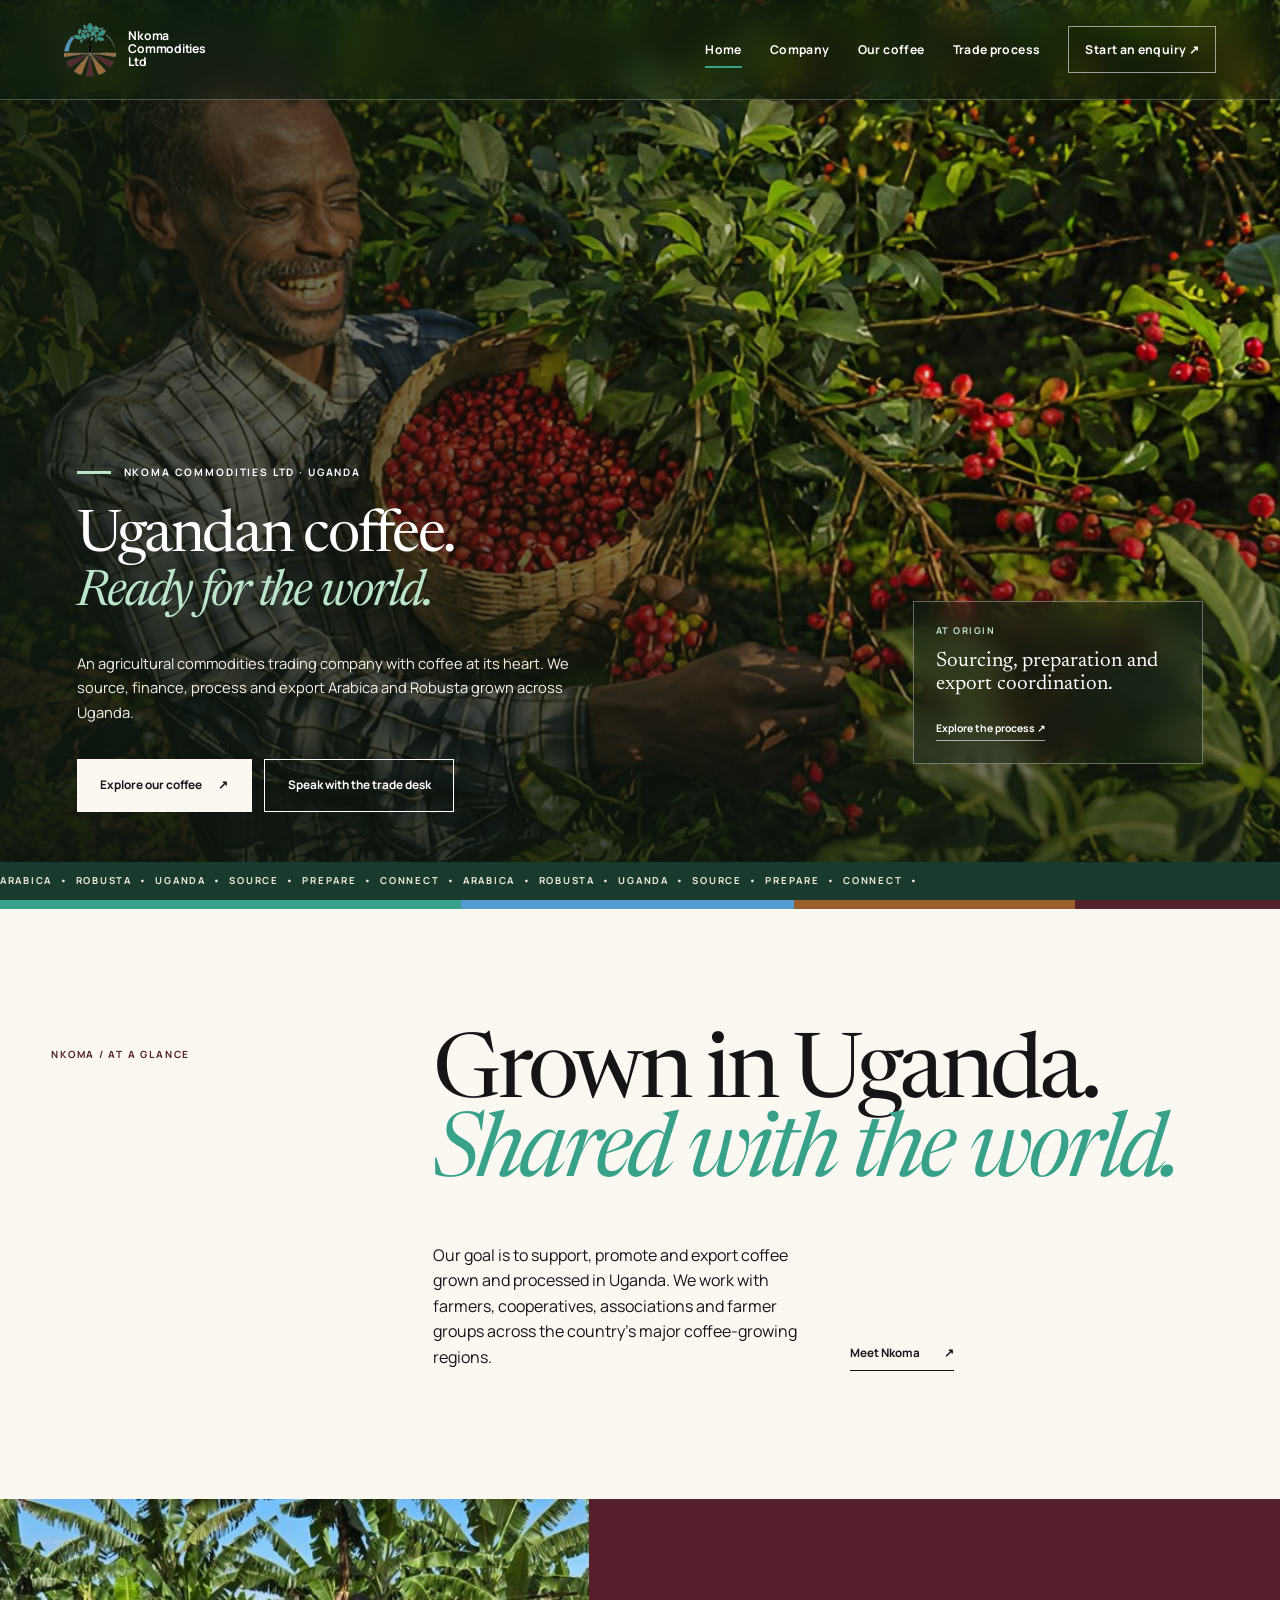
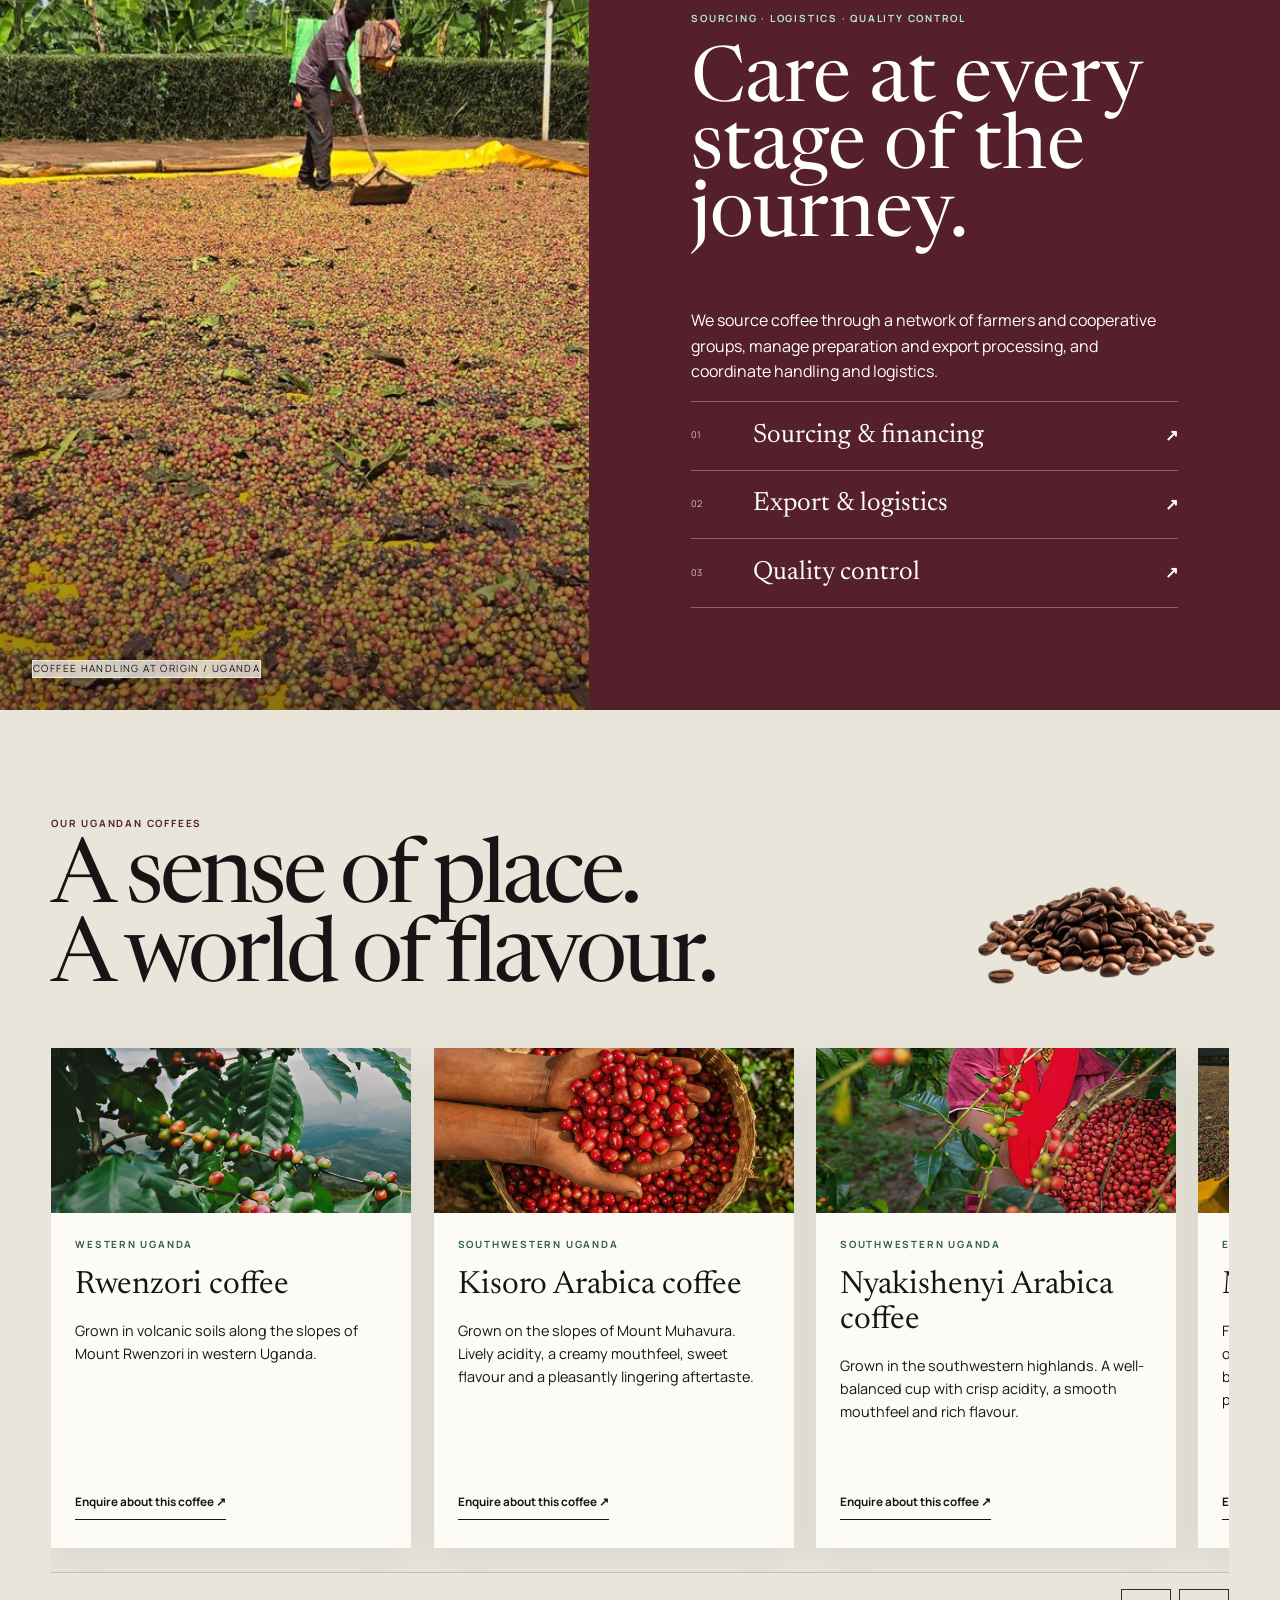
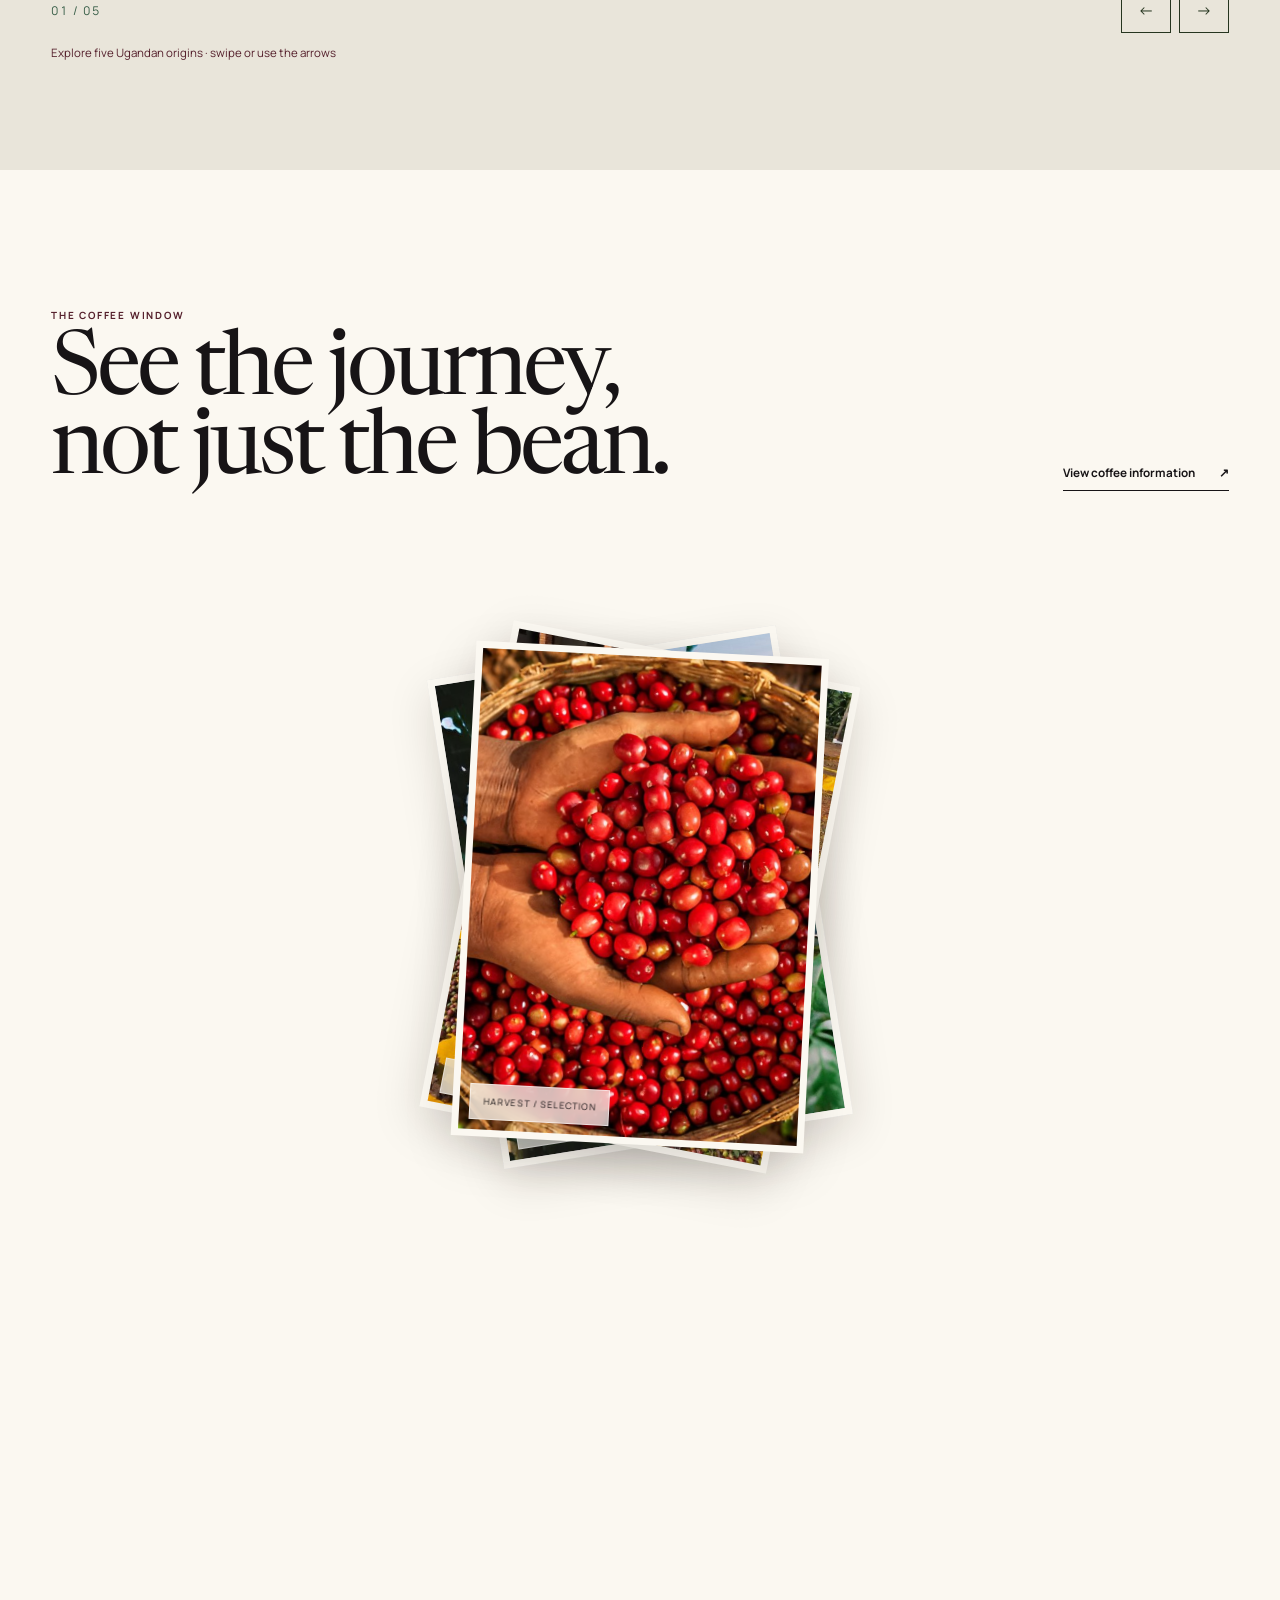
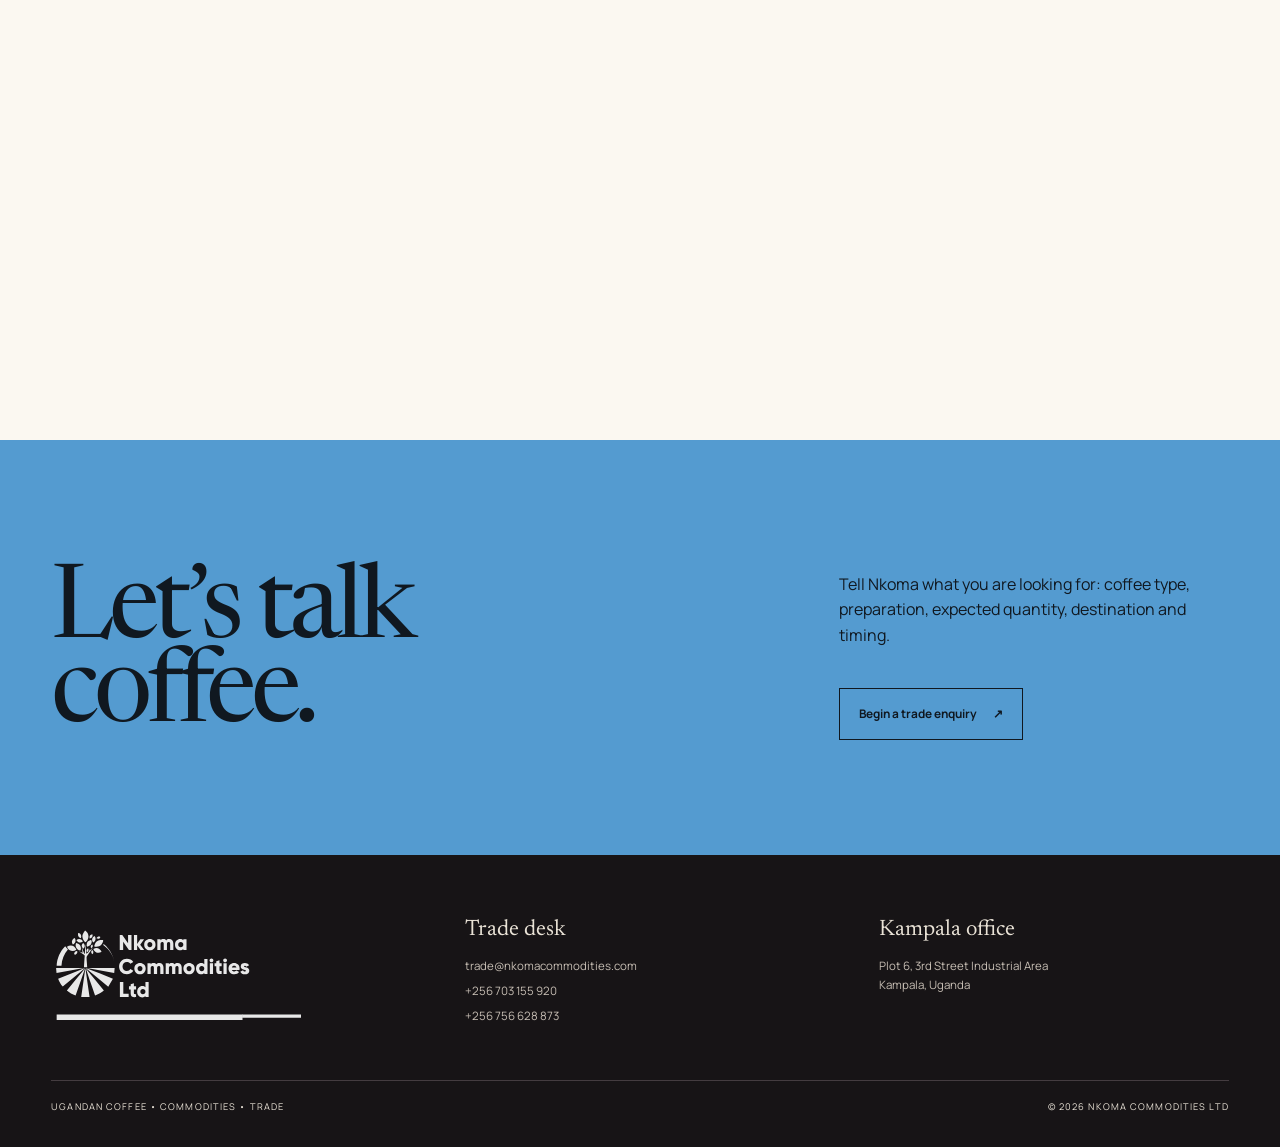
<file: index.html>
<!doctype html>

<html lang="en">
  <head>
    <meta charset="utf-8" />
    <meta content="width=device-width,initial-scale=1" name="viewport" />
    <meta
      content="Nkoma Commodities is a Kampala-based Ugandan commodities company supporting, promoting and exporting Ugandan coffee."
      name="description"
    />
    <meta content="#1c0f0d" name="theme-color" />
    <title>Nkoma Commodities | Ugandan Coffee, From Origin</title>
    <link href="images/nkoma-logo.svg" rel="icon" type="image/svg+xml" />
    <link href="css/nkoma-v3.css" rel="stylesheet" />
    <link href="css/cinematic.css" rel="stylesheet" />
  </head>
  <body class="cinematic-home">
    <header class="site-header">
      <a
        aria-label="Nkoma Commodities home"
        class="site-logo cinematic-logo"
        href="index.html"
        ><img alt="" src="images/Icon.png" /><strong
          >Nkoma<br />Commodities<br />Ltd</strong
        ></a
      >
      <button
        aria-controls="site-navigation"
        aria-expanded="false"
        class="menu-toggle"
        type="button"
      >
        Menu
      </button>
      <nav
        aria-label="Primary navigation"
        class="site-nav"
        id="site-navigation"
      >
        <a aria-current="page" href="index.html">Home</a
        ><a href="pages/about.html">Company</a
        ><a href="pages/coffee.html">Our coffee</a
        ><a href="pages/export.html">Trade process</a
        ><a class="nav-button" href="pages/contact.html">Start an enquiry ↗</a>
      </nav>
    </header>
    <main>
      <section class="home-hero">
        <div class="hero-grid">
          <div class="hero-copy reveal">
            <p class="kicker">Nkoma Commodities Ltd · Uganda</p>
            <h1>Ugandan coffee.<br /><em>Ready for the world.</em></h1>
            <p>
              An agricultural commodities trading company with coffee at its
              heart. We source, finance, process and export Arabica and Robusta
              grown across Uganda.
            </p>
            <div class="hero-actions">
              <a class="button button-light" href="pages/coffee.html"
                >Explore our coffee <span>↗</span></a
              ><a class="button button-line" href="pages/contact.html"
                >Speak with the trade desk</a
              >
            </div>
          </div>
          <div
            aria-label="Coffee farmer harvesting ripe coffee cherries"
            class="hero-visual"
          >
            <div class="hero-photo"></div>
            <div aria-hidden="true" class="coffee-photo-elements">
              <img
                alt=""
                class="coffee-cutout"
                src="images/steptodown.com586721-removebg-preview.png"
              /><img
                alt=""
                class="coffee-detail"
                src="images/steptodown.com904727.jpg"
              />
            </div>
            <div class="origin-stamp">
              <div><strong>Uganda</strong><span>GROWN AT ORIGIN</span></div>
            </div>
          </div>
          <aside class="hero-note">
            <span>At origin</span>
            <strong>Sourcing, preparation and export coordination.</strong>
            <a href="pages/export.html">Explore the process ↗</a>
          </aside>
        </div>
        <div aria-hidden="true" class="hero-rail">
          <div>
            ARABICA  •  ROBUSTA  •  UGANDA  •  SOURCE  •  PREPARE  •  CONNECT  •  ARABICA  •  ROBUSTA  •  UGANDA  •  SOURCE  •  PREPARE  •  CONNECT  •  
          </div>
        </div>
      </section>
      <div aria-hidden="true" class="brand-stripe">
        <i></i><i></i><i></i><i></i>
      </div>
      <section class="statement">
        <div class="wrap statement-grid reveal">
          <p class="section-tag">Nkoma / at a glance</p>
          <div>
            <h2>Grown in Uganda.<br /><em>Shared with the world.</em></h2>
            <div class="statement-copy">
              <p>
                Our goal is to support, promote and export coffee grown and
                processed in Uganda. We work with farmers, cooperatives,
                associations and farmer groups across the country’s major
                coffee-growing regions.
              </p>
              <a class="text-link" href="pages/about.html"
                >Meet Nkoma <span>↗</span></a
              >
            </div>
          </div>
        </div>
      </section>
      <section class="journey">
        <div class="journey-media">
          <img
            alt="Coffee drying at origin in Uganda"
            loading="lazy"
            src="images/WhatsApp-Image-2025-05-23-at-14.27.20_2b39f6a4.jpg"
          /><span class="journey-caption"
            >Coffee handling at origin / Uganda</span
          >
        </div>
        <div class="journey-copy reveal">
          <p class="section-tag" style="color: #b2e5d8">
            Sourcing · logistics · quality control
          </p>
          <h2>Care at every<br />stage of the journey.</h2>
          <p>
            We source coffee through a network of farmers and cooperative
            groups, manage preparation and export processing, and coordinate
            handling and logistics.
          </p>
          <div class="journey-list">
            <a href="pages/export.html#sourcing"
              ><span>01</span><strong>Sourcing &amp; financing</strong
              ><b>↗</b></a
            ><a href="pages/export.html#logistics"
              ><span>02</span><strong>Export &amp; logistics</strong><b>↗</b></a
            ><a href="pages/export.html#quality"
              ><span>03</span><strong>Quality control</strong><b>↗</b></a
            >
          </div>
        </div>
      </section>
      <section class="origin-section">
        <div class="wrap">
          <div class="coffee-head">
            <div>
              <p class="section-tag">Our Ugandan coffees</p>
              <h2 class="section-title">
                A sense of place.<br />A world of flavour.
              </h2>
            </div>
            <img
              alt="Roasted coffee beans"
              class="origin-beans"
              loading="lazy"
              src="images/steptodown.com586721-removebg-preview.png"
            />
          </div>
          <div
            aria-label="Coffee origins; scroll horizontally to explore"
            class="origin-track"
            tabindex="0"
          >
            <article class="origin-card">
              <span class="section-tag">Western Uganda</span>
              <h3>Rwenzori coffee</h3>
              <p>
                Grown in volcanic soils along the slopes of Mount Rwenzori in
                western Uganda.
              </p>
              <a
                class="text-link"
                href="pages/contact.html?coffee=Rwenzori%20coffee"
                >Enquire about this coffee ↗</a
              >
            </article>
            <article class="origin-card">
              <span class="section-tag">Southwestern Uganda</span>
              <h3>Kisoro Arabica coffee</h3>
              <p>
                Grown on the slopes of Mount Muhavura. Lively acidity, a creamy
                mouthfeel, sweet flavour and a pleasantly lingering aftertaste.
              </p>
              <a
                class="text-link"
                href="pages/contact.html?coffee=Kisoro%20Arabica%20coffee"
                >Enquire about this coffee ↗</a
              >
            </article>
            <article class="origin-card">
              <span class="section-tag">Southwestern Uganda</span>
              <h3>Nyakishenyi Arabica coffee</h3>
              <p>
                Grown in the southwestern highlands. A well-balanced cup with
                crisp acidity, a smooth mouthfeel and rich flavour.
              </p>
              <a
                class="text-link"
                href="pages/contact.html?coffee=Nyakishenyi%20Arabica%20coffee"
                >Enquire about this coffee ↗</a
              >
            </article>
            <article class="origin-card">
              <span class="section-tag">Eastern Uganda</span>
              <h3>Mount Elgon coffee</h3>
              <p>
                Fully washed Arabica grown in volcanic soils on the slopes of
                Mount Elgon. A round-bodied brew with complex flavour, lively
                acidity and a pleasant lingering finish.
              </p>
              <a
                class="text-link"
                href="pages/contact.html?coffee=Mount%20Elgon%20coffee"
                >Enquire about this coffee ↗</a
              >
            </article>
            <article class="origin-card">
              <span class="section-tag">Eastern Uganda</span>
              <h3>Bugisu Arabica coffee</h3>
              <p>
                Grown in the eastern highlands. A smooth body, sweet flavour,
                refined acidity and a pleasantly lingering aftertaste.
              </p>
              <a
                class="text-link"
                href="pages/contact.html?coffee=Bugisu%20Arabica%20coffee"
                >Enquire about this coffee ↗</a
              >
            </article>
          </div>
          <p class="origin-hint">Scroll to explore the five origins →</p>
        </div>
      </section>
      <section class="coffee-window">
        <div class="wrap">
          <div class="coffee-head reveal">
            <div>
              <p class="section-tag">The coffee window</p>
              <h2 class="section-title">
                See the journey,<br />not just the bean.
              </h2>
            </div>
            <a class="text-link" href="pages/coffee.html"
              >View coffee information <span>↗</span></a
            >
          </div>
          <div class="photo-ribbon">
            <figure class="" data-parallax="0.10">
              <img
                alt="Ripe coffee cherries on a coffee plant"
                loading="lazy"
                src="images/steptodown.com435624-1.jpg"
              />
              <figcaption>Cherry / origin</figcaption>
            </figure>
            <figure class="" data-parallax="-0.07">
              <img
                alt="Freshly harvested coffee cherries held over a basket"
                loading="lazy"
                src="images/steptodown.com578983.jpg"
              />
              <figcaption>Harvest / selection</figcaption>
            </figure>
            <figure class="" data-parallax="0.13">
              <img
                alt="Coffee drying on tarpaulins in Uganda"
                loading="lazy"
                src="images/WhatsApp-Image-2025-05-23-at-14.27.21_df2f2b79.jpg"
              />
              <figcaption>Preparation / drying</figcaption>
            </figure>
          </div>
        </div>
      </section>
      <section class="contact-band">
        <div class="wrap contact-band-grid reveal">
          <h2>Let’s talk<br />coffee.</h2>
          <div>
            <p>
              Tell Nkoma what you are looking for: coffee type, preparation,
              expected quantity, destination and timing.
            </p>
            <a class="button" href="pages/contact.html"
              >Begin a trade enquiry <span>↗</span></a
            >
          </div>
        </div>
      </section>
    </main>
    <footer class="site-footer">
      <div class="wrap">
        <div class="footer-grid">
          <div>
            <img
              alt="Nkoma Commodities Ltd"
              class="footer-logo"
              src="images/nkoma-logo.svg"
            />
          </div>
          <div>
            <h3>Trade desk</h3>
            <a href="mailto:trade@nkomacommodities.com"
              >trade@nkomacommodities.com</a
            ><a href="tel:+256703155920">+256 703 155 920</a
            ><a href="tel:+256756628873">+256 756 628 873</a>
          </div>
          <div>
            <h3>Kampala office</h3>
            <p>Plot 6, 3rd Street Industrial Area<br />Kampala, Uganda</p>
          </div>
        </div>
        <div class="footer-bottom">
          <span>Ugandan coffee • commodities • trade</span
          ><span>© 2026 Nkoma Commodities Ltd</span>
        </div>
      </div>
    </footer>
    <script src="js/nkoma-v3.js"></script>
  </body>
</html>
</file>
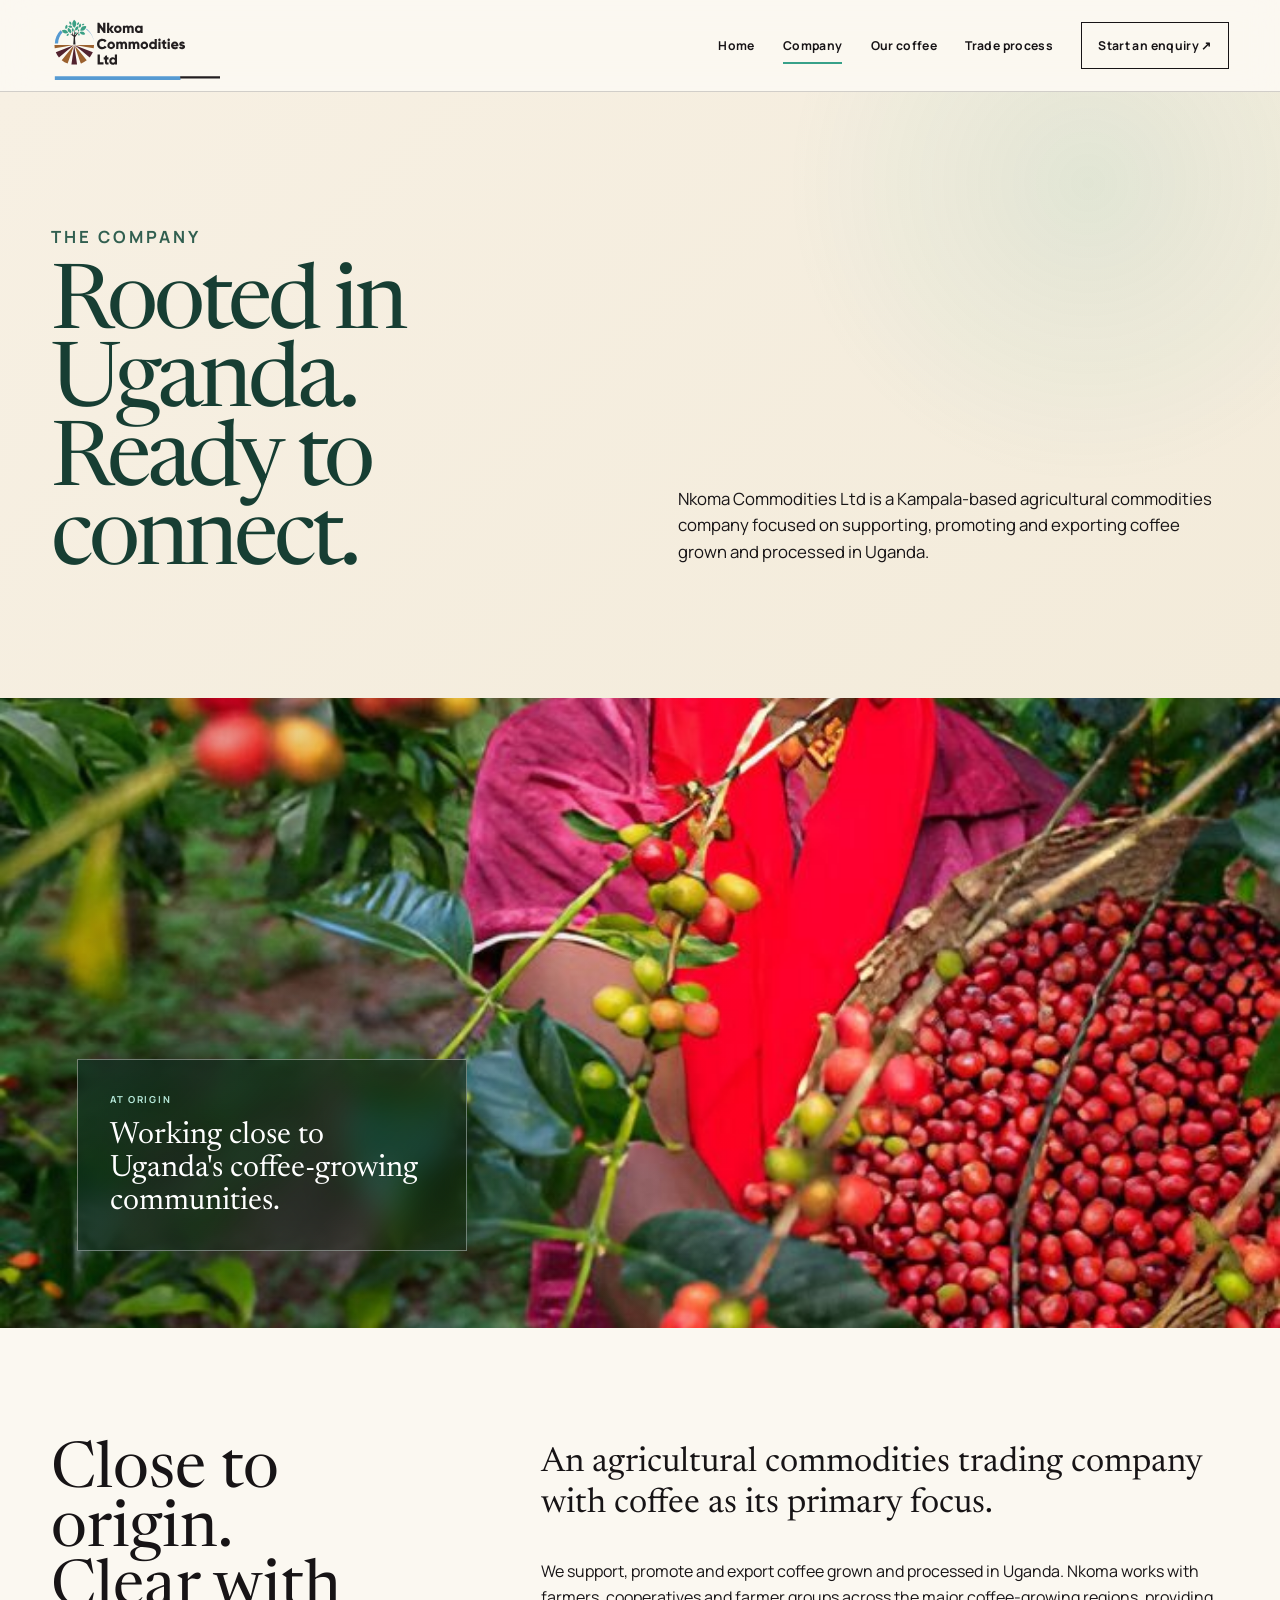
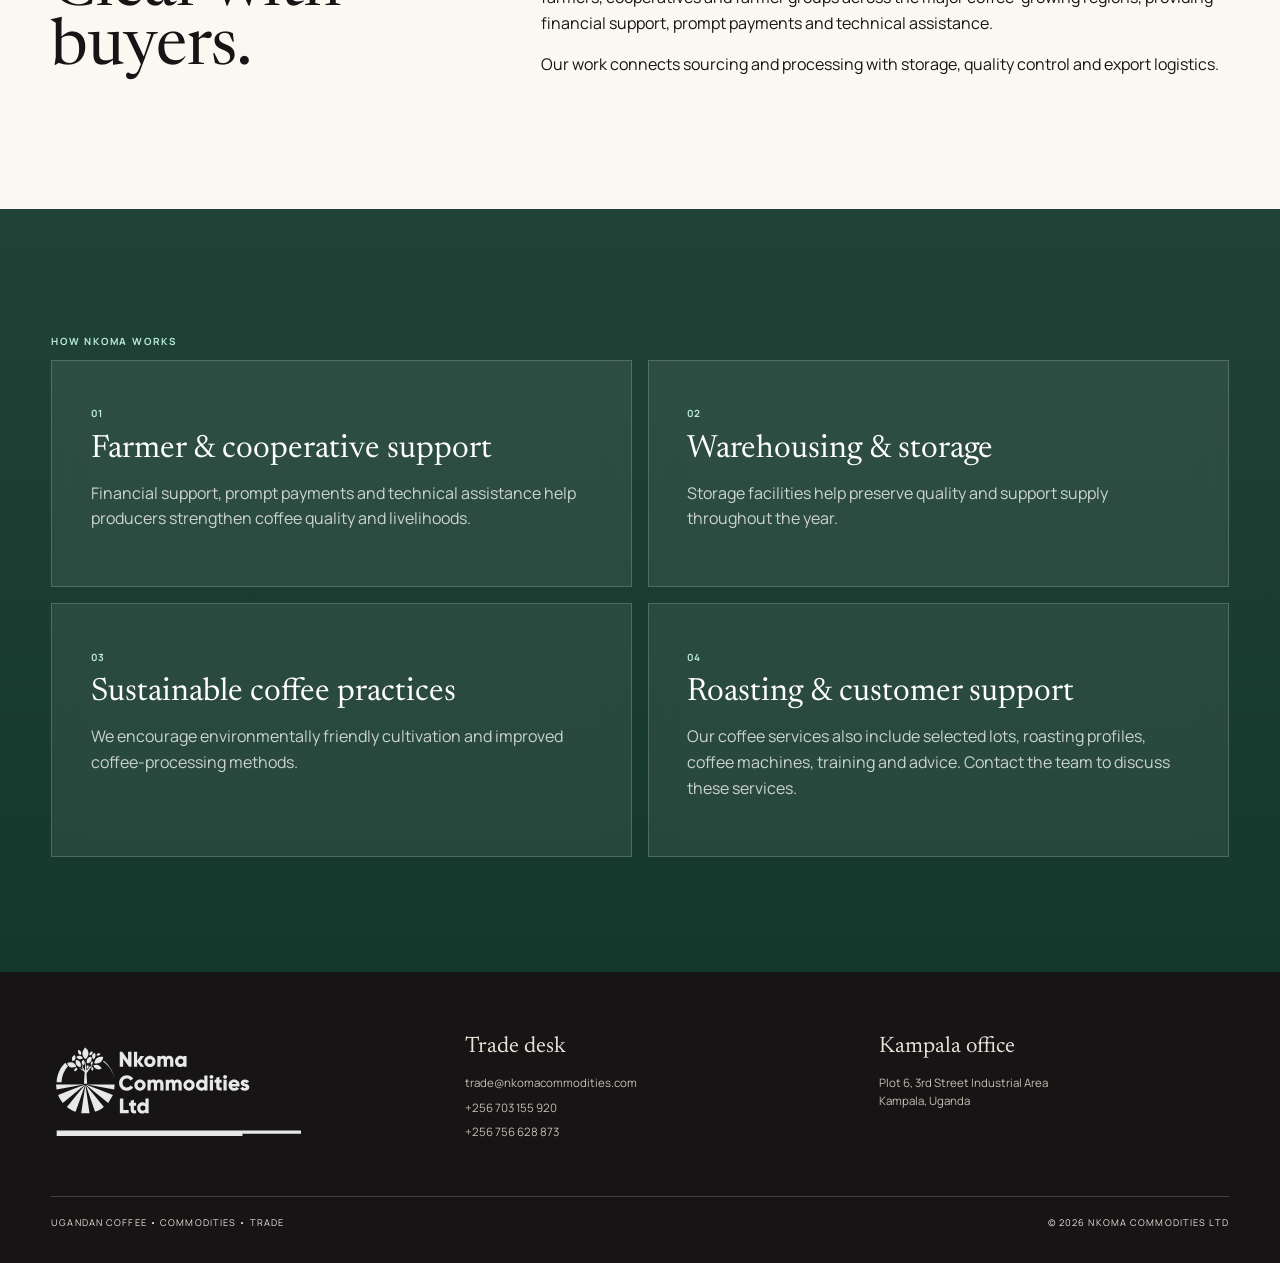
<file: pages/about.html>
<!doctype html>

<html lang="en">
  <head>
    <meta charset="utf-8" />
    <meta content="width=device-width,initial-scale=1" name="viewport" />
    <meta
      content="Learn about Nkoma Commodities Ltd, a Ugandan agricultural commodities company based in Kampala."
      name="description"
    />
    <title>Company | Nkoma Commodities</title>
    <link href="../images/nkoma-logo.svg" rel="icon" type="image/svg+xml" />
    <link href="../css/nkoma-v3.css" rel="stylesheet" />
  </head>
  <body class="inner-page about-page">
    <header class="site-header">
      <a
        aria-label="Nkoma Commodities home"
        class="site-logo"
        href="../index.html"
        ><img alt="Nkoma Commodities Ltd" src="../images/nkoma-logo.svg" /></a
      ><button
        aria-controls="site-navigation"
        aria-expanded="false"
        class="menu-toggle"
        type="button"
      >
        Menu
      </button>
      <nav class="site-nav" id="site-navigation">
        <a href="../index.html">Home</a
        ><a aria-current="page" href="about.html">Company</a
        ><a href="coffee.html">Our coffee</a
        ><a href="export.html">Trade process</a
        ><a class="nav-button" href="contact.html">Start an enquiry ↗</a>
      </nav>
    </header>
    <main>
      <section class="page-intro">
        <div class="wrap page-intro-grid reveal">
          <div>
            <p class="section-tag">The company</p>
            <h1>Rooted in Uganda.<br />Ready to connect.</h1>
          </div>
          <p>
            Nkoma Commodities Ltd is a Kampala-based agricultural commodities
            company focused on supporting, promoting and exporting coffee grown
            and processed in Uganda.
          </p>
        </div>
      </section>
      <div class="page-image">
        <img
          alt="Coffee producer holding ripe coffee cherries"
          loading="lazy"
          src="../images/steptodown.com285510-e1739700528642.jpg"
        />
        <div class="page-image-glass reveal">
          <span>At origin</span>
          <strong>Working close to Uganda's coffee-growing communities.</strong>
        </div>
      </div>
      <section class="content-section">
        <div class="wrap content-split reveal">
          <h2>Close to origin.<br />Clear with buyers.</h2>
          <div>
            <p class="lead">
              An agricultural commodities trading company with coffee as its
              primary focus.
            </p>
            <p>
              We support, promote and export coffee grown and processed in
              Uganda. Nkoma works with farmers, cooperatives and farmer groups
              across the major coffee-growing regions, providing financial
              support, prompt payments and technical assistance.
            </p>
            <p>
              Our work connects sourcing and processing with storage, quality
              control and export logistics.
            </p>
          </div>
        </div>
      </section>
      <section class="content-section values">
        <div class="wrap">
          <p class="section-tag" style="color: #77c8b4">How Nkoma works</p>
          <div class="value-grid">
            <article class="value">
              <b>01</b>
              <h3>Farmer &amp; cooperative support</h3>
              <p>
                Financial support, prompt payments and technical assistance help
                producers strengthen coffee quality and livelihoods.
              </p>
            </article>
            <article class="value">
              <b>02</b>
              <h3>Warehousing &amp; storage</h3>
              <p>
                Storage facilities help preserve quality and support supply
                throughout the year.
              </p>
            </article>
            <article class="value">
              <b>03</b>
              <h3>Sustainable coffee practices</h3>
              <p>
                We encourage environmentally friendly cultivation and improved
                coffee-processing methods.
              </p>
            </article>
            <article class="value">
              <b>04</b>
              <h3>Roasting &amp; customer support</h3>
              <p>
                Our coffee services also include selected lots, roasting
                profiles, coffee machines, training and advice. Contact the team
                to discuss these services.
              </p>
            </article>
          </div>
        </div>
      </section>
    </main>
    <footer class="site-footer">
      <div class="wrap">
        <div class="footer-grid">
          <div>
            <img
              alt="Nkoma Commodities Ltd"
              class="footer-logo"
              src="../images/nkoma-logo.svg"
            />
          </div>
          <div>
            <h3>Trade desk</h3>
            <a href="mailto:trade@nkomacommodities.com"
              >trade@nkomacommodities.com</a
            ><a href="tel:+256703155920">+256 703 155 920</a
            ><a href="tel:+256756628873">+256 756 628 873</a>
          </div>
          <div>
            <h3>Kampala office</h3>
            <p>Plot 6, 3rd Street Industrial Area<br />Kampala, Uganda</p>
          </div>
        </div>
        <div class="footer-bottom">
          <span>Ugandan coffee • commodities • trade</span
          ><span>© 2026 Nkoma Commodities Ltd</span>
        </div>
      </div>
    </footer>
    <script src="../js/nkoma-v3.js"></script>
  </body>
</html>
</file>
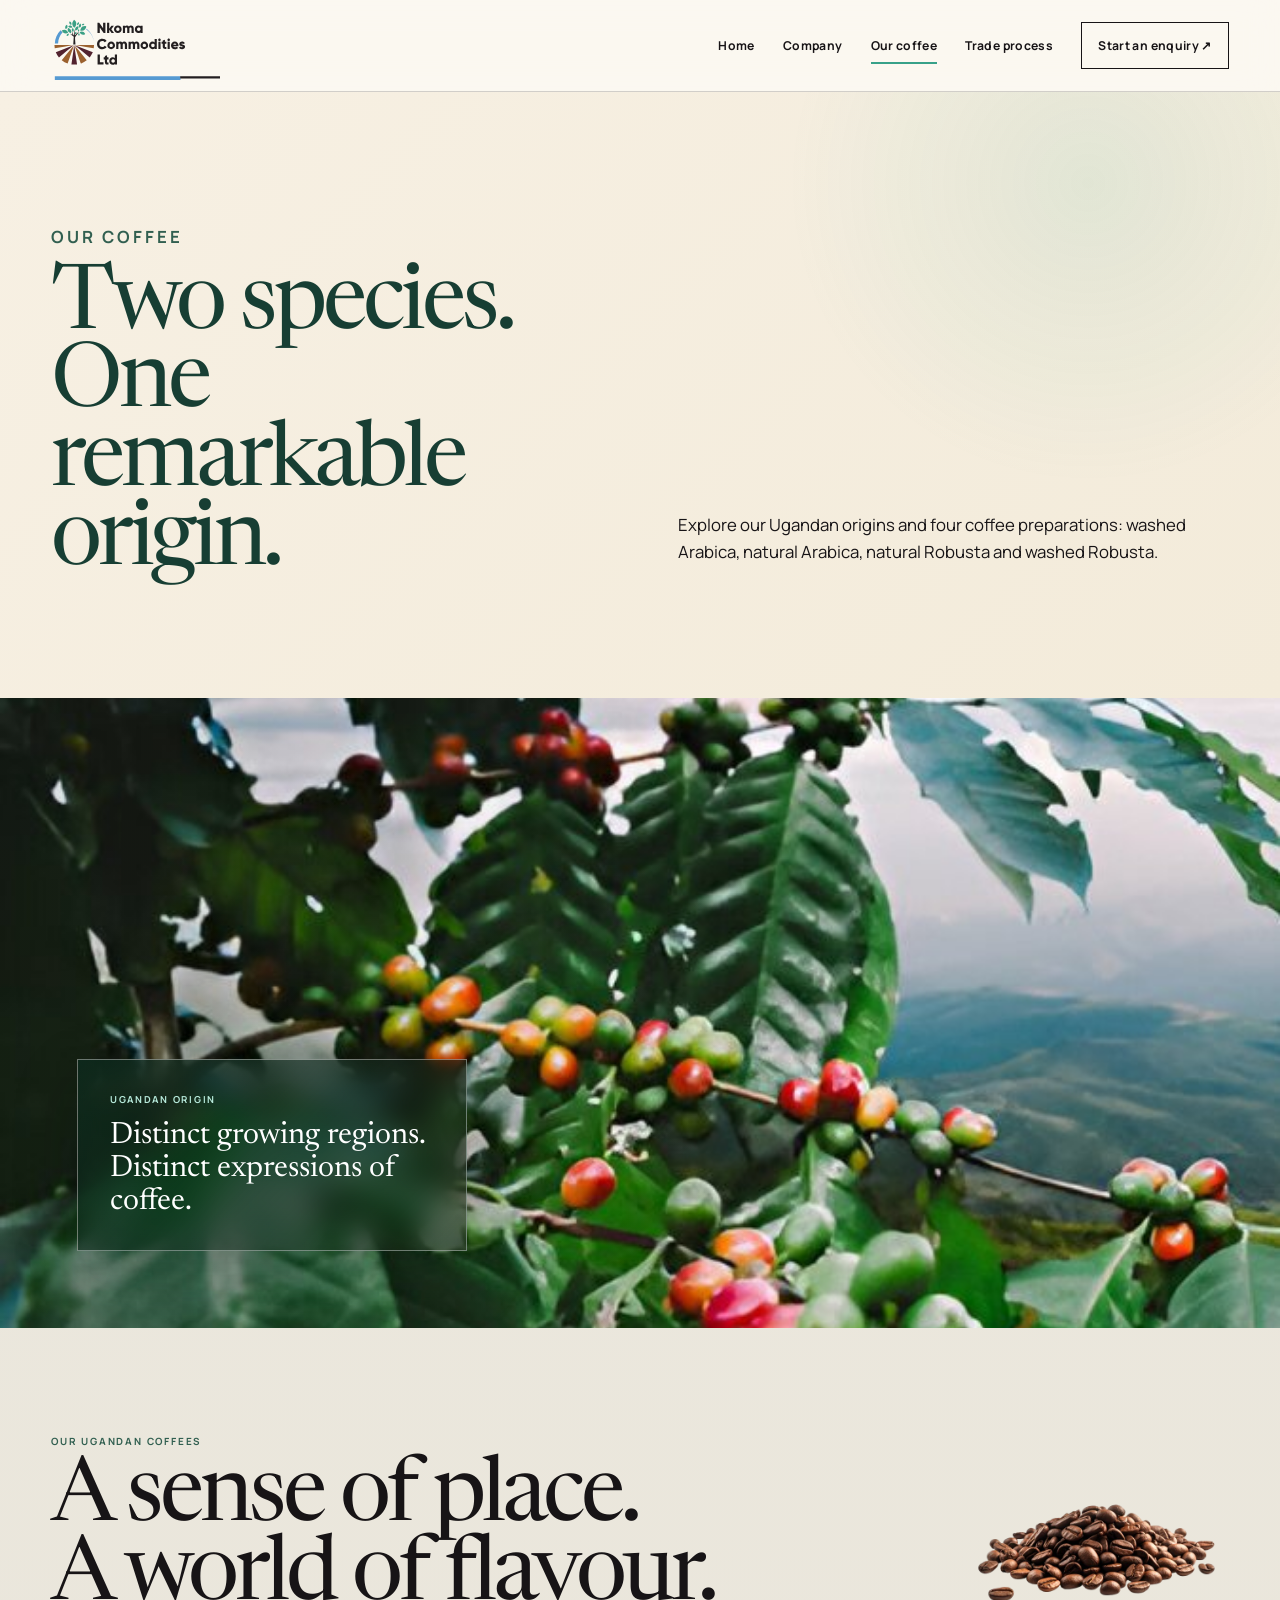
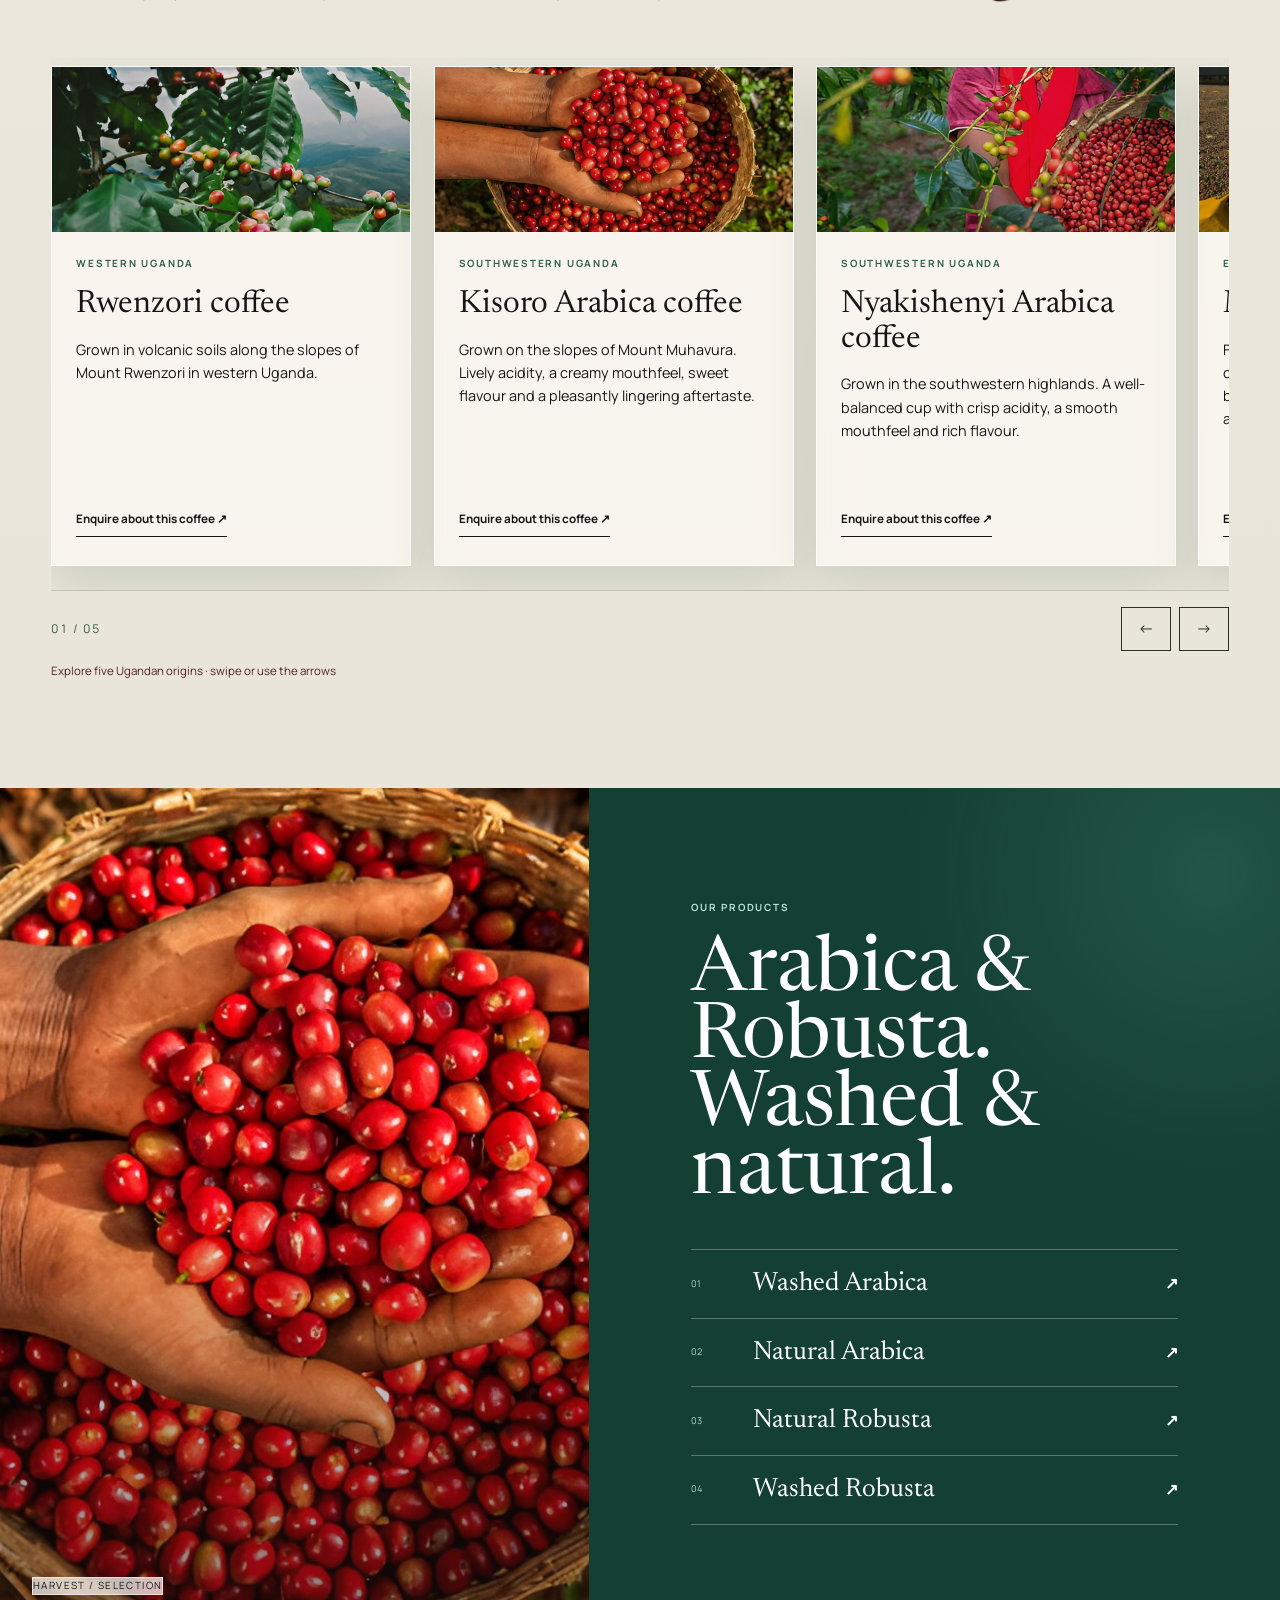
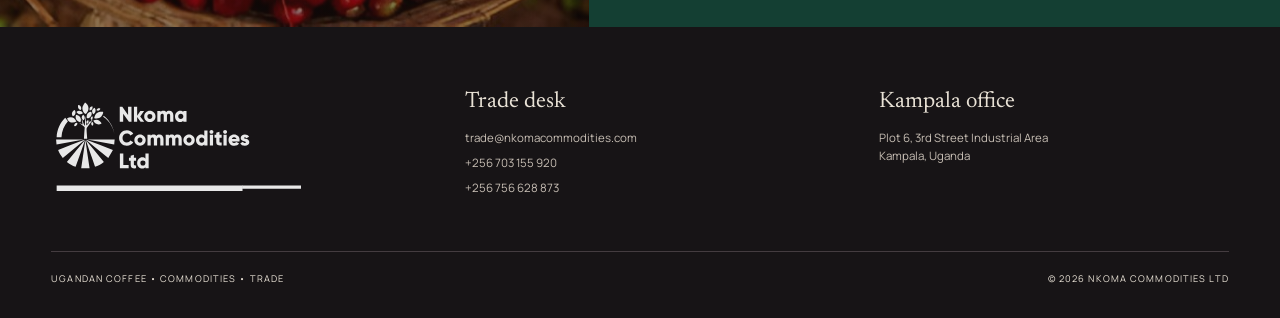
<file: pages/coffee.html>
<!doctype html>

<html lang="en">
  <head>
    <meta charset="utf-8" />
    <meta content="width=device-width,initial-scale=1" name="viewport" />
    <meta
      content="Explore the Ugandan Arabica and Robusta coffee conversation at Nkoma Commodities."
      name="description"
    />
    <title>Our Coffee | Nkoma Commodities</title>
    <link href="../images/nkoma-logo.svg" rel="icon" type="image/svg+xml" />
    <link href="../css/nkoma-v3.css" rel="stylesheet" />
  </head>
  <body class="inner-page coffee-page">
    <header class="site-header">
      <a class="site-logo" href="../index.html"
        ><img alt="Nkoma Commodities Ltd" src="../images/nkoma-logo.svg" /></a
      ><button
        aria-controls="site-navigation"
        aria-expanded="false"
        class="menu-toggle"
        type="button"
      >
        Menu
      </button>
      <nav class="site-nav" id="site-navigation">
        <a href="../index.html">Home</a><a href="about.html">Company</a
        ><a aria-current="page" href="coffee.html">Our coffee</a
        ><a href="export.html">Trade process</a
        ><a class="nav-button" href="contact.html">Start an enquiry ↗</a>
      </nav>
    </header>
    <main>
      <section class="page-intro">
        <div class="wrap page-intro-grid reveal">
          <div>
            <p class="section-tag">Our coffee</p>
            <h1>Two species.<br />One remarkable origin.</h1>
          </div>
          <p>
            Explore our Ugandan origins and four coffee preparations: washed
            Arabica, natural Arabica, natural Robusta and washed Robusta.
          </p>
        </div>
      </section>
      <div class="page-image">
        <img
          alt="Ripe coffee cherries growing in Uganda"
          loading="lazy"
          src="../images/steptodown.com435624-1.jpg"
        />
        <div class="page-image-glass reveal">
          <span>Ugandan origin</span>
          <strong
            >Distinct growing regions. Distinct expressions of coffee.</strong
          >
        </div>
      </div>
      <section class="origin-section">
        <div class="wrap">
          <div class="coffee-head">
            <div>
              <p class="section-tag">Our Ugandan coffees</p>
              <h2 class="section-title">
                A sense of place.<br />A world of flavour.
              </h2>
            </div>
            <img
              alt="Roasted coffee beans"
              class="origin-beans"
              loading="lazy"
              src="../images/steptodown.com586721-removebg-preview.png"
            />
          </div>
          <div
            aria-label="Coffee origins; scroll horizontally to explore"
            class="origin-track"
            tabindex="0"
          >
            <article class="origin-card">
              <span class="section-tag">Western Uganda</span>
              <h3>Rwenzori coffee</h3>
              <p>
                Grown in volcanic soils along the slopes of Mount Rwenzori in
                western Uganda.
              </p>
              <a class="text-link" href="contact.html?coffee=Rwenzori%20coffee"
                >Enquire about this coffee ↗</a
              >
            </article>
            <article class="origin-card">
              <span class="section-tag">Southwestern Uganda</span>
              <h3>Kisoro Arabica coffee</h3>
              <p>
                Grown on the slopes of Mount Muhavura. Lively acidity, a creamy
                mouthfeel, sweet flavour and a pleasantly lingering aftertaste.
              </p>
              <a
                class="text-link"
                href="contact.html?coffee=Kisoro%20Arabica%20coffee"
                >Enquire about this coffee ↗</a
              >
            </article>
            <article class="origin-card">
              <span class="section-tag">Southwestern Uganda</span>
              <h3>Nyakishenyi Arabica coffee</h3>
              <p>
                Grown in the southwestern highlands. A well-balanced cup with
                crisp acidity, a smooth mouthfeel and rich flavour.
              </p>
              <a
                class="text-link"
                href="contact.html?coffee=Nyakishenyi%20Arabica%20coffee"
                >Enquire about this coffee ↗</a
              >
            </article>
            <article class="origin-card">
              <span class="section-tag">Eastern Uganda</span>
              <h3>Mount Elgon coffee</h3>
              <p>
                Fully washed Arabica grown in volcanic soils on the slopes of
                Mount Elgon. A round-bodied brew with complex flavour, lively
                acidity and a pleasant lingering finish.
              </p>
              <a
                class="text-link"
                href="contact.html?coffee=Mount%20Elgon%20coffee"
                >Enquire about this coffee ↗</a
              >
            </article>
            <article class="origin-card">
              <span class="section-tag">Eastern Uganda</span>
              <h3>Bugisu Arabica coffee</h3>
              <p>
                Grown in the eastern highlands. A smooth body, sweet flavour,
                refined acidity and a pleasantly lingering aftertaste.
              </p>
              <a
                class="text-link"
                href="contact.html?coffee=Bugisu%20Arabica%20coffee"
                >Enquire about this coffee ↗</a
              >
            </article>
          </div>
          <p class="origin-hint">Scroll to explore the five origins →</p>
        </div>
      </section>
      <section class="journey">
        <div class="journey-media">
          <img
            alt="Fresh coffee cherries held after harvest"
            loading="lazy"
            src="../images/steptodown.com578983.jpg"
          /><span class="journey-caption">Harvest / selection</span>
        </div>
        <div class="journey-copy reveal">
          <p class="section-tag" style="color: #b2e5d8">Our products</p>
          <h2>Arabica &amp; Robusta.<br />Washed &amp; natural.</h2>
          <div class="journey-list">
            <a href="contact.html?coffee=Washed%20Arabica"
              ><span>01</span><strong>Washed Arabica</strong><b>↗</b></a
            ><a href="contact.html?coffee=Natural%20Arabica"
              ><span>02</span><strong>Natural Arabica</strong><b>↗</b></a
            ><a href="contact.html?coffee=Natural%20Robusta"
              ><span>03</span><strong>Natural Robusta</strong><b>↗</b></a
            ><a href="contact.html?coffee=Washed%20Robusta"
              ><span>04</span><strong>Washed Robusta</strong><b>↗</b></a
            >
          </div>
        </div>
      </section>
    </main>
    <footer class="site-footer">
      <div class="wrap">
        <div class="footer-grid">
          <div>
            <img
              alt="Nkoma Commodities Ltd"
              class="footer-logo"
              src="../images/nkoma-logo.svg"
            />
          </div>
          <div>
            <h3>Trade desk</h3>
            <a href="mailto:trade@nkomacommodities.com"
              >trade@nkomacommodities.com</a
            ><a href="tel:+256703155920">+256 703 155 920</a
            ><a href="tel:+256756628873">+256 756 628 873</a>
          </div>
          <div>
            <h3>Kampala office</h3>
            <p>Plot 6, 3rd Street Industrial Area<br />Kampala, Uganda</p>
          </div>
        </div>
        <div class="footer-bottom">
          <span>Ugandan coffee • commodities • trade</span
          ><span>© 2026 Nkoma Commodities Ltd</span>
        </div>
      </div>
    </footer>
    <script src="../js/nkoma-v3.js"></script>
  </body>
</html>
</file>
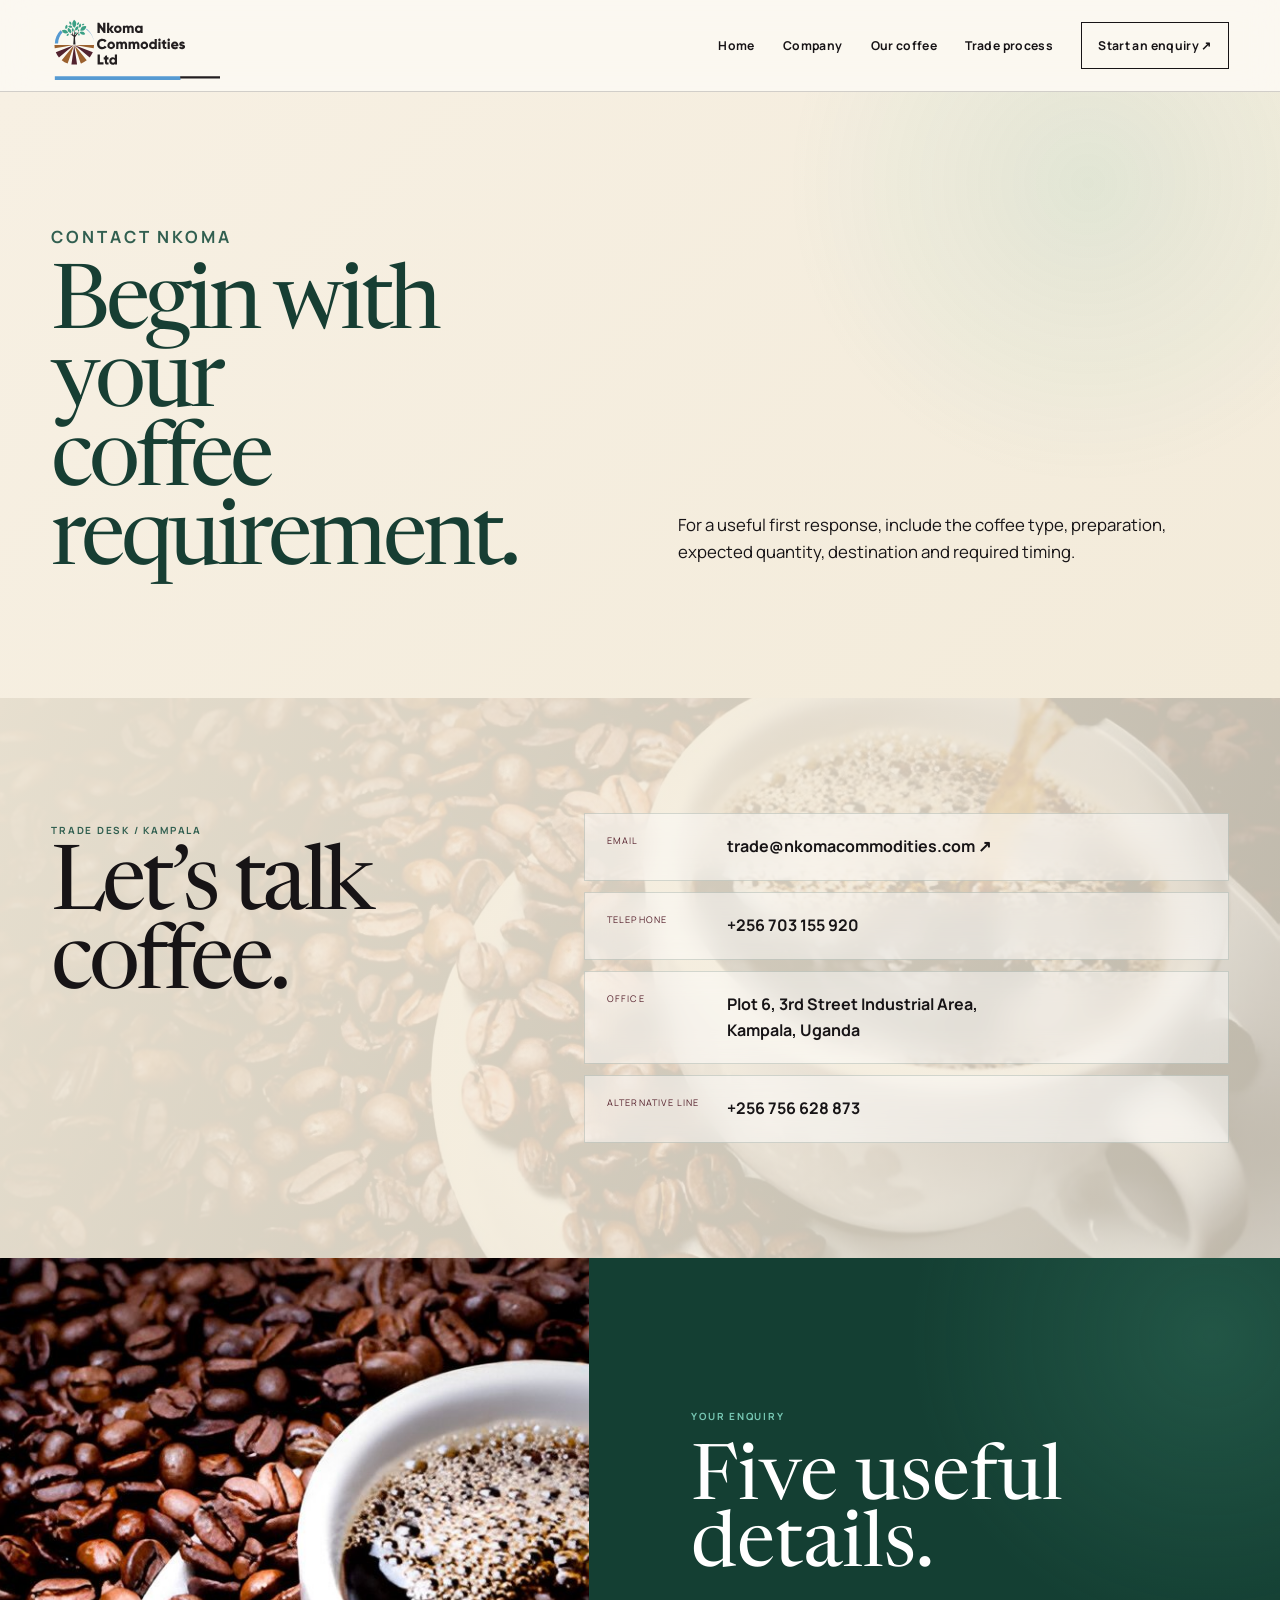
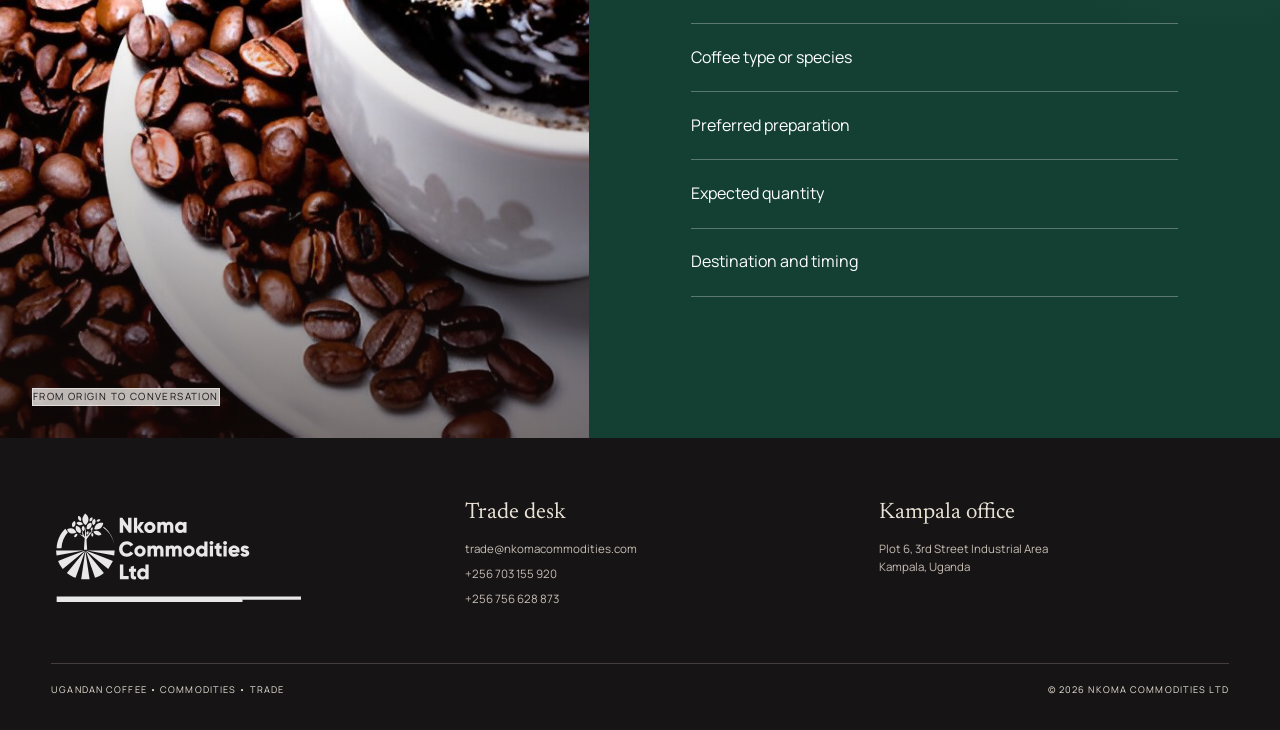
<file: pages/contact.html>
<!doctype html>

<html lang="en">
  <head>
    <meta charset="utf-8" />
    <meta content="width=device-width,initial-scale=1" name="viewport" />
    <meta
      content="Contact Nkoma Commodities Ltd in Kampala, Uganda about a coffee trade requirement."
      name="description"
    />
    <title>Contact | Nkoma Commodities</title>
    <link href="../images/nkoma-logo.svg" rel="icon" type="image/svg+xml" />
    <link href="../css/nkoma-v3.css" rel="stylesheet" />
  </head>
  <body class="inner-page contact-page">
    <header class="site-header">
      <a class="site-logo" href="../index.html"
        ><img alt="Nkoma Commodities Ltd" src="../images/nkoma-logo.svg" /></a
      ><button
        aria-controls="site-navigation"
        aria-expanded="false"
        class="menu-toggle"
        type="button"
      >
        Menu
      </button>
      <nav class="site-nav" id="site-navigation">
        <a href="../index.html">Home</a><a href="about.html">Company</a
        ><a href="coffee.html">Our coffee</a
        ><a href="export.html">Trade process</a
        ><a aria-current="page" class="nav-button" href="contact.html"
          >Start an enquiry ↗</a
        >
      </nav>
    </header>
    <main>
      <section class="page-intro">
        <div class="wrap page-intro-grid reveal">
          <div>
            <p class="section-tag">Contact Nkoma</p>
            <h1>Begin with your<br />coffee requirement.</h1>
          </div>
          <p>
            For a useful first response, include the coffee type, preparation,
            expected quantity, destination and required timing.
          </p>
        </div>
      </section>
      <section class="content-section">
        <div class="wrap contact-layout reveal">
          <div>
            <p class="section-tag">Trade desk / Kampala</p>
            <h2 class="section-title">Let’s talk<br />coffee.</h2>
          </div>
          <div class="contact-list">
            <a
              href="mailto:trade@nkomacommodities.com?subject=Coffee%20trade%20enquiry"
              ><small>Email</small
              ><strong>trade@nkomacommodities.com ↗</strong></a
            ><a href="tel:+256703155920"
              ><small>Telephone</small><strong>+256 703 155 920</strong></a
            >
            <div>
              <small>Office</small
              ><strong
                >Plot 6, 3rd Street Industrial Area,<br />Kampala,
                Uganda</strong
              >
            </div>
            <a href="tel:+256756628873"
              ><small>Alternative line</small
              ><strong>+256 756 628 873</strong></a
            >
          </div>
        </div>
      </section>
      <section class="journey">
        <div class="journey-media">
          <img
            alt="A cup of coffee beside roasted coffee beans"
            loading="lazy"
            src="../images/steptodown.com918472.jpg"
          /><span class="journey-caption">From origin to conversation</span>
        </div>
        <div class="journey-copy reveal">
          <p class="section-tag" style="color: #77c8b4">Your enquiry</p>
          <h2>Five useful<br />details.</h2>
          <div class="journey-list">
            <div
              style="
                padding: 1.3rem 0;
                border-bottom: 1px solid rgba(255, 255, 255, 0.3);
              "
            >
              Coffee type or species
            </div>
            <div
              style="
                padding: 1.3rem 0;
                border-bottom: 1px solid rgba(255, 255, 255, 0.3);
              "
            >
              Preferred preparation
            </div>
            <div
              style="
                padding: 1.3rem 0;
                border-bottom: 1px solid rgba(255, 255, 255, 0.3);
              "
            >
              Expected quantity
            </div>
            <div
              style="
                padding: 1.3rem 0;
                border-bottom: 1px solid rgba(255, 255, 255, 0.3);
              "
            >
              Destination and timing
            </div>
          </div>
        </div>
      </section>
    </main>
    <footer class="site-footer">
      <div class="wrap">
        <div class="footer-grid">
          <div>
            <img
              alt="Nkoma Commodities Ltd"
              class="footer-logo"
              src="../images/nkoma-logo.svg"
            />
          </div>
          <div>
            <h3>Trade desk</h3>
            <a href="mailto:trade@nkomacommodities.com"
              >trade@nkomacommodities.com</a
            ><a href="tel:+256703155920">+256 703 155 920</a
            ><a href="tel:+256756628873">+256 756 628 873</a>
          </div>
          <div>
            <h3>Kampala office</h3>
            <p>Plot 6, 3rd Street Industrial Area<br />Kampala, Uganda</p>
          </div>
        </div>
        <div class="footer-bottom">
          <span>Ugandan coffee • commodities • trade</span
          ><span>© 2026 Nkoma Commodities Ltd</span>
        </div>
      </div>
    </footer>
    <script src="../js/nkoma-v3.js"></script>
  </body>
</html>
</file>
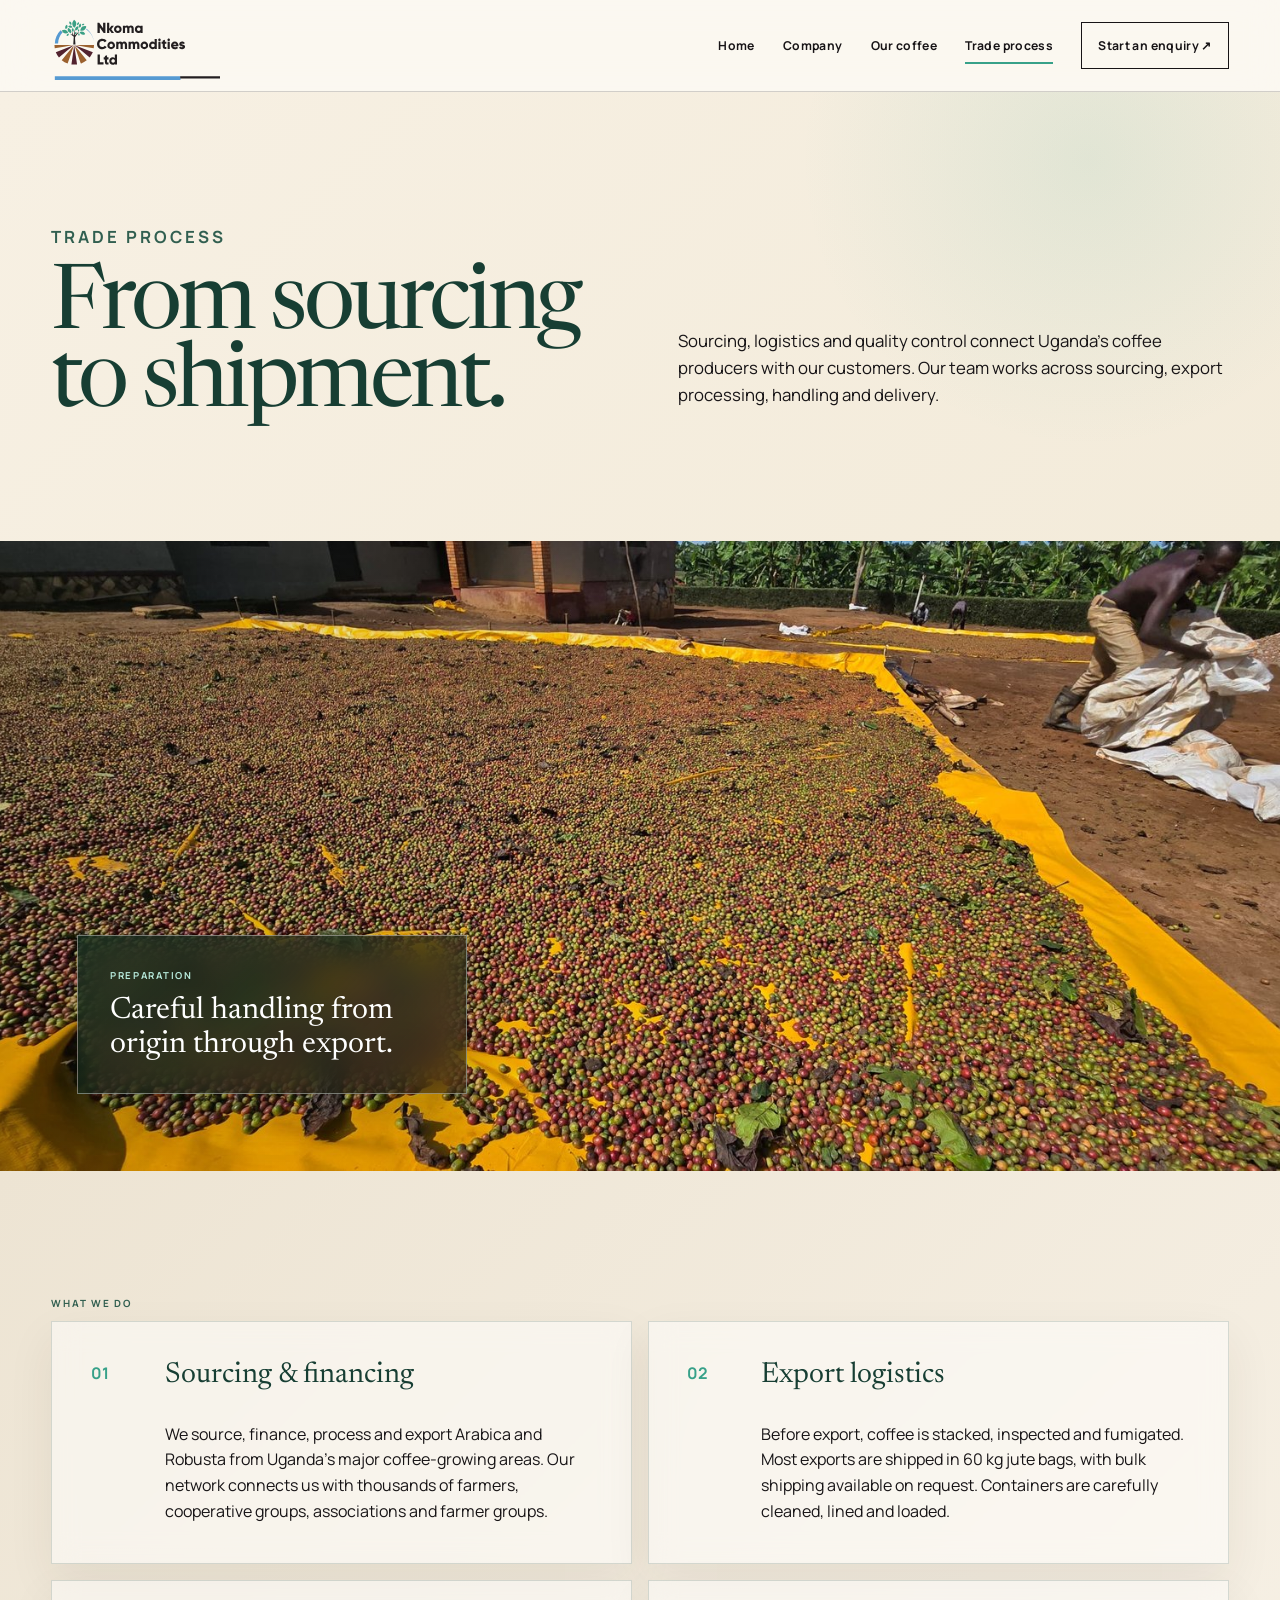
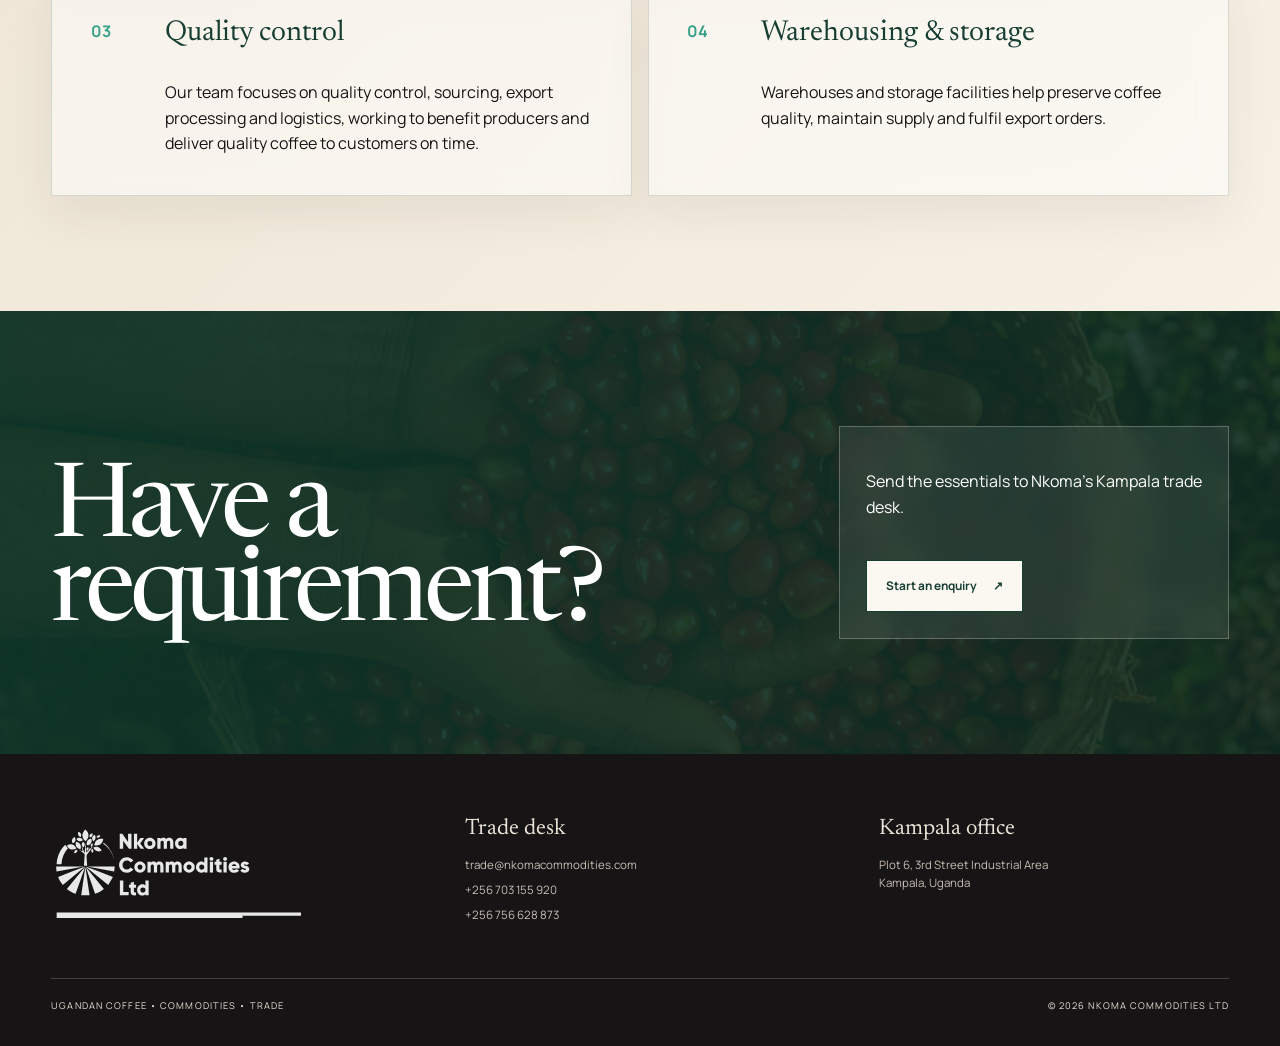
<file: pages/export.html>
<!doctype html>

<html lang="en">
  <head>
    <meta charset="utf-8" />
    <meta content="width=device-width,initial-scale=1" name="viewport" />
    <meta
      content="Understand how a coffee trade enquiry begins with Nkoma Commodities in Kampala, Uganda."
      name="description"
    />
    <title>Trade Process | Nkoma Commodities</title>
    <link href="../images/nkoma-logo.svg" rel="icon" type="image/svg+xml" />
    <link href="../css/nkoma-v3.css" rel="stylesheet" />
  </head>
  <body class="inner-page process-page">
    <header class="site-header">
      <a class="site-logo" href="../index.html"
        ><img alt="Nkoma Commodities Ltd" src="../images/nkoma-logo.svg" /></a
      ><button
        aria-controls="site-navigation"
        aria-expanded="false"
        class="menu-toggle"
        type="button"
      >
        Menu
      </button>
      <nav class="site-nav" id="site-navigation">
        <a href="../index.html">Home</a><a href="about.html">Company</a
        ><a href="coffee.html">Our coffee</a
        ><a aria-current="page" href="export.html">Trade process</a
        ><a class="nav-button" href="contact.html">Start an enquiry ↗</a>
      </nav>
    </header>
    <main>
      <section class="page-intro">
        <div class="wrap page-intro-grid reveal">
          <div>
            <p class="section-tag">Trade process</p>
            <h1>From sourcing<br />to shipment.</h1>
          </div>
          <p>
            Sourcing, logistics and quality control connect Uganda’s coffee
            producers with our customers. Our team works across sourcing, export
            processing, handling and delivery.
          </p>
        </div>
      </section>
      <div class="page-image">
        <img
          alt="Coffee drying during preparation in Uganda"
          loading="lazy"
          src="../images/WhatsApp-Image-2025-05-23-at-14.27.21_df2f2b79.jpg"
        />
        <div class="page-image-glass reveal">
          <span>Preparation</span>
          <strong>Careful handling from origin through export.</strong>
        </div>
      </div>
      <section class="content-section">
        <div class="wrap">
          <p class="section-tag">What we do</p>
          <div class="service-list">
            <article class="service" id="sourcing">
              <span>01</span>
              <h3>Sourcing &amp; financing</h3>
              <p>
                We source, finance, process and export Arabica and Robusta from
                Uganda’s major coffee-growing areas. Our network connects us
                with thousands of farmers, cooperative groups, associations and
                farmer groups.
              </p>
            </article>
            <article class="service" id="logistics">
              <span>02</span>
              <h3>Export logistics</h3>
              <p>
                Before export, coffee is stacked, inspected and fumigated. Most
                exports are shipped in 60 kg jute bags, with bulk shipping
                available on request. Containers are carefully cleaned, lined
                and loaded.
              </p>
            </article>
            <article class="service" id="quality">
              <span>03</span>
              <h3>Quality control</h3>
              <p>
                Our team focuses on quality control, sourcing, export processing
                and logistics, working to benefit producers and deliver quality
                coffee to customers on time.
              </p>
            </article>
            <article class="service">
              <span>04</span>
              <h3>Warehousing &amp; storage</h3>
              <p>
                Warehouses and storage facilities help preserve coffee quality,
                maintain supply and fulfil export orders.
              </p>
            </article>
          </div>
        </div>
      </section>
      <section class="contact-band">
        <div class="wrap contact-band-grid reveal">
          <h2>Have a<br />requirement?</h2>
          <div>
            <p>Send the essentials to Nkoma’s Kampala trade desk.</p>
            <a class="button" href="contact.html"
              >Start an enquiry <span>↗</span></a
            >
          </div>
        </div>
      </section>
    </main>
    <footer class="site-footer">
      <div class="wrap">
        <div class="footer-grid">
          <div>
            <img
              alt="Nkoma Commodities Ltd"
              class="footer-logo"
              src="../images/nkoma-logo.svg"
            />
          </div>
          <div>
            <h3>Trade desk</h3>
            <a href="mailto:trade@nkomacommodities.com"
              >trade@nkomacommodities.com</a
            ><a href="tel:+256703155920">+256 703 155 920</a
            ><a href="tel:+256756628873">+256 756 628 873</a>
          </div>
          <div>
            <h3>Kampala office</h3>
            <p>Plot 6, 3rd Street Industrial Area<br />Kampala, Uganda</p>
          </div>
        </div>
        <div class="footer-bottom">
          <span>Ugandan coffee • commodities • trade</span
          ><span>© 2026 Nkoma Commodities Ltd</span>
        </div>
      </div>
    </footer>
    <script src="../js/nkoma-v3.js"></script>
  </body>
</html>
</file>
<file: css/nkoma-v3.css>
@import url("https://fonts.googleapis.com/css2?family=DM+Sans:wght@400;500;600&family=Manrope:wght@400;500;600;700&family=Newsreader:ital,opsz,wght@0,6..72,400;1,6..72,400&display=swap");

:root {
  --ink: #171416;
  --espresso: #1c0f0d;
  --wine: #55202c;
  --blue: #549bd0;
  --green: #37a189;
  --soil: #9a5e2d;
  --cream: #f3ebda;
  --paper: #fbf8f1;
  --line: rgba(23, 20, 22, 0.18);
  --sans: "Manrope", Arial, sans-serif;
  --serif: "Newsreader", Georgia, serif;
}

* {
  box-sizing: border-box;
}
html {
  scroll-behavior: smooth;
}
body {
  margin: 0;
  color: var(--ink);
  background: var(--paper);
  font-family: var(--sans);
  line-height: 1.6;
}
body.menu-open {
  overflow: hidden;
}
img {
  display: block;
  width: 100%;
}
a {
  color: inherit;
}
button,
input,
textarea {
  font: inherit;
}
.wrap {
  width: min(1340px, calc(100% - clamp(2rem, 8vw, 8rem)));
  margin: auto;
}

.site-header {
  height: 92px;
  padding: 0 clamp(1rem, 4vw, 4rem);
  display: flex;
  align-items: center;
  justify-content: space-between;
  position: relative;
  z-index: 50;
  background: var(--paper);
  border-bottom: 1px solid var(--line);
}
.site-logo {
  display: block;
  width: 242px;
  height: 68px;
  text-decoration: none;
}
.site-logo img {
  width: 100%;
  height: 100%;
  object-fit: contain;
  object-position: left center;
}
.site-nav {
  display: flex;
  align-items: center;
  gap: clamp(1rem, 2.2vw, 2.3rem);
}
.site-nav a {
  text-decoration: none;
  font-size: 0.76rem;
  font-weight: 700;
  letter-spacing: 0.03em;
}
.site-nav a:not(.nav-button) {
  position: relative;
}
.site-nav a:not(.nav-button)::after {
  content: "";
  position: absolute;
  left: 0;
  right: 100%;
  bottom: -0.55rem;
  height: 2px;
  background: var(--green);
  transition: right 0.25s;
}
.site-nav a:hover::after,
.site-nav a[aria-current="page"]::after {
  right: 0;
}
.nav-button {
  border: 1px solid var(--ink);
  padding: 0.82rem 1rem;
  transition:
    background 0.25s,
    color 0.25s;
}
.nav-button:hover {
  background: var(--ink);
  color: white;
}
.menu-toggle {
  display: none;
  background: transparent;
  border: 1px solid var(--ink);
  min-width: 70px;
  padding: 0.7rem;
}

.home-hero {
  min-height: calc(100vh - 92px);
  background: var(--espresso);
  color: white;
  overflow: hidden;
  position: relative;
}
.hero-grid {
  min-height: calc(100vh - 92px);
  display: grid;
  grid-template-columns: 52% 48%;
}
.hero-copy {
  padding: clamp(4rem, 8vw, 8.5rem) 5vw clamp(4rem, 6vw, 7rem);
  position: relative;
  z-index: 3;
  display: flex;
  flex-direction: column;
  justify-content: center;
}
.kicker {
  display: flex;
  align-items: center;
  gap: 0.8rem;
  margin: 0 0 1.8rem;
  font-size: 0.64rem;
  font-weight: 700;
  letter-spacing: 0.18em;
  text-transform: uppercase;
}
.kicker::before {
  content: "";
  width: 34px;
  height: 3px;
  background: var(--blue);
}
.hero-copy h1 {
  max-width: 760px;
  margin: 0;
  font: 400 clamp(4.5rem, 8.5vw, 9.4rem)/0.78 var(--serif);
  letter-spacing: -0.055em;
}
.hero-copy h1 em {
  color: var(--green);
  font-weight: 400;
}
.hero-copy > p:not(.kicker) {
  max-width: 540px;
  color: #d4c8be;
  font-size: 1rem;
  margin: 2rem 0 0;
}
.hero-actions {
  display: flex;
  gap: 0.8rem;
  flex-wrap: wrap;
  margin-top: 2.2rem;
}
.button {
  min-height: 52px;
  padding: 0.85rem 1.2rem;
  display: inline-flex;
  align-items: center;
  justify-content: center;
  gap: 1rem;
  border: 1px solid currentColor;
  text-decoration: none;
  font-size: 0.74rem;
  font-weight: 700;
  transition:
    transform 0.25s,
    background 0.25s,
    color 0.25s;
}
.button:hover {
  transform: translateY(-3px);
}
.button-light {
  background: var(--paper);
  color: var(--ink);
  border-color: var(--paper);
}
.button-line {
  color: white;
}
.hero-visual {
  min-height: 670px;
  position: relative;
  perspective: 1200px;
}
.hero-photo {
  position: absolute;
  inset: 5.5% 0 5.5% 4%;
  background: url("../images/steptodown.com236864.jpg") center/cover;
  clip-path: polygon(9% 0, 100% 0, 100% 100%, 0 100%, 0 13%);
}
.hero-photo::after {
  content: "";
  position: absolute;
  inset: 0;
  background:
    linear-gradient(90deg, rgba(28, 15, 13, 0.7), transparent 35%),
    linear-gradient(0deg, rgba(28, 15, 13, 0.5), transparent 45%);
}
.origin-stamp {
  position: absolute;
  z-index: 4;
  right: 6%;
  bottom: 9%;
  width: 148px;
  aspect-ratio: 1;
  border-radius: 50%;
  background: var(--paper);
  color: var(--wine);
  display: grid;
  place-items: center;
  text-align: center;
  transform: rotate(8deg);
  border: 8px solid rgba(255, 255, 255, 0.25);
  background-clip: padding-box;
}
.origin-stamp strong {
  font: 400 1.65rem/1 var(--serif);
}
.origin-stamp span {
  display: block;
  font-size: 0.52rem;
  letter-spacing: 0.14em;
  margin-top: 0.35rem;
}
.bean-field {
  position: absolute;
  inset: 0;
  z-index: 5;
  pointer-events: none;
  transform-style: preserve-3d;
}
.bean {
  --r: 0deg;
  position: absolute;
  width: clamp(54px, 6vw, 100px);
  aspect-ratio: 1.5;
  border-radius: 50%;
  background: radial-gradient(
    circle at 30% 25%,
    #b47748 0 8%,
    #744224 34%,
    #35190f 72%,
    #170a07 100%
  );
  box-shadow:
    inset -12px -10px 18px rgba(0, 0, 0, 0.45),
    0 25px 35px rgba(0, 0, 0, 0.36);
  transform: translate3d(var(--mx, 0), var(--my, 0), var(--z, 0))
    rotate(var(--r));
  animation: beanFloat 5s ease-in-out infinite alternate;
}
.bean::after {
  content: "";
  position: absolute;
  left: 49%;
  top: 7%;
  width: 8%;
  height: 86%;
  background: linear-gradient(90deg, #1c0905, #b9825d 45%, #28100a);
  border-radius: 60%;
  transform: rotate(5deg);
  box-shadow: 3px 0 3px rgba(255, 255, 255, 0.14);
}
.bean.one {
  top: 12%;
  left: 7%;
  --r: -28deg;
  --z: 60px;
}
.bean.two {
  top: 32%;
  right: 2%;
  --r: 38deg;
  --z: 120px;
  animation-delay: -2s;
  transform: scale(0.78);
}
.bean.three {
  top: 58%;
  left: 3%;
  --r: 18deg;
  --z: 80px;
  animation-delay: -3s;
  transform: scale(0.64);
}
.bean.four {
  top: 7%;
  right: 16%;
  --r: 72deg;
  --z: 40px;
  animation-delay: -1s;
  transform: scale(0.48);
}
@keyframes beanFloat {
  to {
    margin-top: -18px;
    rotate: 5deg;
  }
}
.hero-rail {
  position: absolute;
  z-index: 6;
  left: 0;
  right: 0;
  bottom: 0;
  height: 38px;
  display: flex;
  align-items: center;
  overflow: hidden;
  background: var(--green);
  color: #071c17;
  font-size: 0.6rem;
  font-weight: 700;
  letter-spacing: 0.18em;
  white-space: nowrap;
}
.hero-rail div {
  min-width: max-content;
  animation: marquee 22s linear infinite;
}
@keyframes marquee {
  to {
    transform: translateX(-50%);
  }
}

.brand-stripe {
  display: grid;
  grid-template-columns: 36% 26% 22% 16%;
  height: 9px;
}
.brand-stripe i:nth-child(1) {
  background: var(--green);
}
.brand-stripe i:nth-child(2) {
  background: var(--blue);
}
.brand-stripe i:nth-child(3) {
  background: var(--soil);
}
.brand-stripe i:nth-child(4) {
  background: var(--wine);
}
.statement {
  background: var(--paper);
  padding: clamp(6rem, 10vw, 11rem) 0;
}
.statement-grid {
  display: grid;
  grid-template-columns: 0.52fr 1.48fr;
  gap: 8vw;
}
.section-tag {
  font-size: 0.62rem;
  font-weight: 700;
  letter-spacing: 0.18em;
  text-transform: uppercase;
  color: var(--wine);
}
.statement h2,
.page-intro h1,
.section-title {
  font: 400 clamp(3.6rem, 7vw, 7.8rem)/0.88 var(--serif);
  letter-spacing: -0.045em;
  margin: 0;
}
.statement h2 em {
  color: var(--green);
  font-weight: 400;
}
.statement-copy {
  display: grid;
  grid-template-columns: 1fr 1fr;
  gap: 3vw;
  align-items: end;
  margin-top: 3rem;
}
.statement-copy p {
  margin: 0;
  max-width: 560px;
}
.text-link {
  display: inline-flex;
  gap: 1.5rem;
  align-items: center;
  padding-bottom: 0.45rem;
  border-bottom: 1px solid;
  text-decoration: none;
  font-size: 0.73rem;
  font-weight: 700;
  width: max-content;
}

.journey {
  background: var(--wine);
  color: white;
  display: grid;
  grid-template-columns: 46% 54%;
  min-height: 780px;
}
.journey-media {
  position: relative;
  overflow: hidden;
}
.journey-media img {
  height: 100%;
  object-fit: cover;
}
.journey-media::after {
  content: "";
  position: absolute;
  inset: 0;
  background: linear-gradient(0deg, rgba(28, 15, 13, 0.52), transparent 55%);
}
.journey-caption {
  position: absolute;
  z-index: 2;
  bottom: 2rem;
  left: 2rem;
  font-size: 0.62rem;
  text-transform: uppercase;
  letter-spacing: 0.14em;
}
.journey-copy {
  padding: clamp(4rem, 8vw, 8rem);
  display: flex;
  flex-direction: column;
  justify-content: center;
}
.journey-copy h2 {
  margin: 0.8rem 0 2.5rem;
  font: 400 clamp(3.5rem, 6vw, 6.5rem)/0.88 var(--serif);
}
.journey-list {
  border-top: 1px solid rgba(255, 255, 255, 0.3);
}
.journey-list a {
  display: grid;
  grid-template-columns: 46px 1fr auto;
  align-items: center;
  gap: 1rem;
  padding: 1.3rem 0;
  border-bottom: 1px solid rgba(255, 255, 255, 0.3);
  text-decoration: none;
}
.journey-list span {
  font-size: 0.58rem;
  color: #d8bfc4;
}
.journey-list strong {
  font: 400 1.65rem var(--serif);
}

.coffee-window {
  padding: clamp(6rem, 10vw, 10rem) 0;
  overflow: hidden;
}
.coffee-head {
  display: flex;
  justify-content: space-between;
  align-items: end;
  gap: 2rem;
  margin-bottom: 4rem;
}
.coffee-head h2 {
  max-width: 790px;
}
.photo-ribbon {
  display: grid;
  grid-template-columns: 1fr 0.72fr 1.2fr;
  gap: 1.25rem;
  align-items: center;
}
.photo-ribbon figure {
  margin: 0;
  position: relative;
  overflow: hidden;
  background: #ddd;
}
.photo-ribbon figure:nth-child(1) {
  height: 480px;
  transform: rotate(-2deg);
}
.photo-ribbon figure:nth-child(2) {
  height: 360px;
  transform: translateY(50px) rotate(2deg);
}
.photo-ribbon figure:nth-child(3) {
  height: 580px;
  transform: rotate(1deg);
}
.photo-ribbon img {
  height: 100%;
  object-fit: cover;
  transition: transform 0.8s cubic-bezier(0.2, 0.8, 0.2, 1);
}
.photo-ribbon figure:hover img {
  transform: scale(1.04);
}
.photo-ribbon figcaption {
  position: absolute;
  left: 1rem;
  bottom: 1rem;
  background: var(--paper);
  padding: 0.6rem 0.8rem;
  font-size: 0.59rem;
  letter-spacing: 0.12em;
  text-transform: uppercase;
}

.contact-band {
  padding: clamp(5rem, 9vw, 9rem) 0;
  background: var(--blue);
  color: #101820;
}
.contact-band-grid {
  display: grid;
  grid-template-columns: 1.3fr 0.7fr;
  gap: 5vw;
  align-items: end;
}
.contact-band h2 {
  margin: 0;
  font: 400 clamp(4.3rem, 8vw, 9rem)/0.82 var(--serif);
  letter-spacing: -0.05em;
}
.contact-band p {
  max-width: 480px;
}
.contact-band .button {
  margin-top: 1.5rem;
}

.site-footer {
  background: var(--ink);
  color: #e9e2d6;
  padding: 4rem 0 2rem;
}
.footer-grid {
  display: grid;
  grid-template-columns: 1fr 1fr 1fr;
  gap: 4rem;
}
.footer-logo {
  width: 250px;
  filter: brightness(0) invert(1);
  opacity: 0.9;
}
.site-footer h3 {
  font: 400 1.4rem var(--serif);
  margin: 0 0 1rem;
}
.site-footer p,
.site-footer a {
  font-size: 0.72rem;
  color: #c7beb4;
}
.site-footer a {
  display: block;
  margin: 0.4rem 0;
  text-decoration: none;
}
.footer-bottom {
  border-top: 1px solid #443c40;
  margin-top: 3rem;
  padding-top: 1.2rem;
  display: flex;
  justify-content: space-between;
  font-size: 0.58rem;
  letter-spacing: 0.12em;
  text-transform: uppercase;
}

.page-intro {
  background: var(--cream);
  padding: clamp(5rem, 9vw, 9rem) 0;
  overflow: hidden;
}
.page-intro-grid {
  display: grid;
  grid-template-columns: 1fr 1fr;
  gap: 6vw;
  align-items: end;
}
.page-intro h1 {
  color: var(--wine);
}
.page-intro p {
  max-width: 560px;
  font-size: 1.05rem;
}
.page-image {
  height: min(70vh, 700px);
  overflow: hidden;
}
.page-image img {
  height: 100%;
  object-fit: cover;
}
.content-section {
  padding: clamp(5rem, 9vw, 9rem) 0;
}
.content-split {
  display: grid;
  grid-template-columns: 0.72fr 1.28fr;
  gap: 8vw;
}
.content-split h2 {
  font: 400 clamp(2.8rem, 5vw, 5.5rem)/0.92 var(--serif);
  margin: 0;
}
.content-split .lead {
  font: 400 clamp(1.45rem, 2.7vw, 2.6rem)/1.18 var(--serif);
  margin-top: 0;
}
.values {
  background: var(--wine);
  color: white;
}
.value-grid {
  display: grid;
  grid-template-columns: repeat(2, 1fr);
  border-top: 1px solid rgba(255, 255, 255, 0.3);
}
.value {
  padding: 2rem 2rem 2rem 0;
  border-bottom: 1px solid rgba(255, 255, 255, 0.3);
}
.value:nth-child(odd) {
  border-right: 1px solid rgba(255, 255, 255, 0.3);
}
.value:nth-child(even) {
  padding-left: 2rem;
}
.value b {
  color: var(--blue);
  font-size: 0.62rem;
}
.value h3 {
  font: 400 2rem var(--serif);
  margin: 0.5rem 0;
}
.value p {
  color: #d5c6ca;
}
.product-grid {
  display: grid;
  grid-template-columns: repeat(2, 1fr);
  border-top: 1px solid var(--line);
}
.product {
  padding: 2rem 2rem 2rem 0;
  border-bottom: 1px solid var(--line);
}
.product:nth-child(odd) {
  border-right: 1px solid var(--line);
}
.product:nth-child(even) {
  padding-left: 2rem;
}
.product b {
  color: var(--green);
  font-size: 0.62rem;
}
.product h3 {
  font: 400 2rem var(--serif);
  margin: 0.5rem 0;
}
.service-list {
  border-top: 1px solid var(--line);
}
.service {
  display: grid;
  grid-template-columns: 54px 0.7fr 1.3fr;
  gap: 2rem;
  padding: 1.6rem 0;
  border-bottom: 1px solid var(--line);
}
.service span {
  color: var(--wine);
  font-weight: 700;
}
.service h3 {
  font: 400 1.8rem var(--serif);
  margin: 0;
}
.service p {
  margin: 0;
}
.contact-layout {
  display: grid;
  grid-template-columns: 0.8fr 1.2fr;
  gap: 8vw;
}
.contact-list {
  border-top: 1px solid var(--line);
}
.contact-list a,
.contact-list div {
  display: grid;
  grid-template-columns: 120px 1fr;
  padding: 1.25rem 0;
  border-bottom: 1px solid var(--line);
  text-decoration: none;
}
.contact-list small {
  text-transform: uppercase;
  letter-spacing: 0.12em;
  font-size: 0.57rem;
  color: var(--wine);
}
.reveal {
  opacity: 1;
  transform: translateY(35px);
  transition:
    opacity 0.8s,
    transform 0.8s;
}

/* Photographic coffee details and scroll-driven movement. */
.coffee-photo-elements {
  position: absolute;
  inset: 0;
  pointer-events: none;
  z-index: 5;
}
.coffee-cutout {
  position: absolute;
  width: clamp(160px, 19vw, 300px);
  left: -8%;
  bottom: 10%;
  filter: drop-shadow(0 18px 18px #190d0980);
  transform: translateY(var(--hero-y, 0px)) rotate(-8deg);
}
.coffee-detail {
  position: absolute;
  width: clamp(95px, 10vw, 155px);
  height: clamp(125px, 13vw, 200px);
  top: 9%;
  right: 7%;
  object-fit: cover;
  border: 6px solid var(--cream);
  transform: translateY(calc(var(--hero-y, 0px) * -1)) rotate(8deg);
  box-shadow: 0 12px 26px #190d0940;
}
.photo-ribbon figure:nth-child(1) {
  transform: translateY(var(--scroll-y, 0px)) rotate(-2deg);
}
.photo-ribbon figure:nth-child(2) {
  transform: translateY(calc(30px + var(--scroll-y, 0px))) rotate(2deg);
}
.photo-ribbon figure:nth-child(3) {
  transform: translateY(var(--scroll-y, 0px)) rotate(1deg);
}
.hero-rail div {
  animation: none;
}
.hero-copy h1 {
  font-size: clamp(4rem, 7vw, 7.5rem);
  line-height: 0.91;
}
.origin-section {
  padding: 6rem 0;
  background: #ece5d9;
}
.origin-section .coffee-head {
  margin-bottom: 2.5rem;
}
.origin-beans {
  width: min(27%, 260px);
  height: auto;
  object-fit: contain;
}
.origin-track {
  display: flex;
  overflow-x: auto;
  gap: 1.4rem;
  scroll-snap-type: x mandatory;
  padding: 0.5rem 0 1.5rem;
  scrollbar-color: var(--wine) transparent;
}
.origin-card {
  flex: 0 0 345px;
  scroll-snap-align: start;
  border-top: 2px solid var(--wine);
  padding: 2rem 1.5rem;
  background: var(--paper);
  display: flex;
  flex-direction: column;
}
.origin-card h3 {
  font: 400 2.2rem/1.08 var(--serif);
  margin: 1rem 0;
}
.origin-card p {
  font-size: 0.9rem;
  margin: 0 0 2rem;
}
.origin-card .text-link {
  margin-top: auto;
}
.origin-hint {
  font-size: 0.72rem;
  color: var(--wine);
}
a:focus-visible,
button:focus-visible,
[tabindex]:focus-visible {
  outline: 3px solid var(--blue);
  outline-offset: 5px;
}
.service[id] {
  scroll-margin-top: 30px;
}
@media (max-width: 900px) {
  .coffee-cutout {
    left: 2%;
    bottom: 10%;
    width: 180px;
  }
  .coffee-detail {
    right: 5%;
    top: 8%;
    width: 105px;
    height: 135px;
  }
  .photo-ribbon figure:nth-child(1),
  .photo-ribbon figure:nth-child(2),
  .photo-ribbon figure:nth-child(3) {
    transform: none;
  }
  .origin-beans {
    width: 180px;
  }
  .origin-card {
    flex-basis: min(320px, 85vw);
  }
}
@media (prefers-reduced-motion: reduce) {
  .coffee-cutout,
  .coffee-detail,
  .photo-ribbon figure {
    transform: none !important;
  }
}

/* Visual origin cards inspired by editorial specialty-coffee profiles. */
.origin-section {
  background: #e9e5da;
}
.origin-card {
  flex-basis: 360px;
  min-height: 500px;
  padding: 0 1.5rem 1.7rem;
  overflow: hidden;
  border-top: 0;
  background: rgba(255, 253, 248, 0.92);
  box-shadow: 0 12px 35px rgba(23, 32, 20, 0.08);
}
.origin-card::before {
  content: "";
  display: block;
  height: 165px;
  margin: 0 -1.5rem 1.5rem;
  background-position: center;
  background-size: cover;
  transition: transform 0.6s cubic-bezier(0.2, 0.8, 0.2, 1);
}
.origin-card:nth-child(1)::before {
  background-image:
    linear-gradient(#20351b24, #20351b24),
    url("../images/steptodown.com435624-1.jpg");
}
.origin-card:nth-child(2)::before {
  background-image:
    linear-gradient(#20351b24, #20351b24),
    url("../images/steptodown.com578983.jpg");
}
.origin-card:nth-child(3)::before {
  background-image:
    linear-gradient(#20351b24, #20351b24),
    url("../images/steptodown.com285510-e1739700528642.jpg");
}
.origin-card:nth-child(4)::before {
  background-image:
    linear-gradient(#20351b24, #20351b24),
    url("../images/WhatsApp-Image-2025-05-23-at-14.27.21_df2f2b79.jpg");
}
.origin-card:nth-child(5)::before {
  background-image:
    linear-gradient(#20351b24, #20351b24),
    url("../images/steptodown.com236864.jpg");
}
.origin-card:hover::before {
  transform: scale(1.035);
}
.origin-card h3 {
  font-size: 2rem;
}
.origin-card .section-tag {
  color: #365d46;
}
.origin-controls {
  border-top-color: rgba(38, 53, 31, 0.25);
}
.origin-buttons button {
  color: #26351f;
  border-color: #26351f;
}
.origin-buttons button:hover {
  background: #26351f;
}
.origin-position {
  color: #365d46;
}
.journey-caption,
.photo-ribbon figcaption {
  background: rgba(255, 253, 248, 0.72);
  color: var(--ink);
  border: 1px solid rgba(255, 255, 255, 0.54);
  backdrop-filter: blur(10px);
  box-shadow: 0 8px 25px rgba(23, 20, 22, 0.12);
}
@media (max-width: 580px) {
  .origin-card {
    flex-basis: 84vw;
    min-height: 485px;
  }
}
.reveal.visible {
  opacity: 1;
  transform: none;
}

@media (max-width: 900px) {
  .site-header {
    height: 78px;
    position: sticky;
    top: 0;
    background: rgba(251, 248, 241, 0.96);
    -webkit-backdrop-filter: none;
    backdrop-filter: none;
  }
  .site-logo {
    width: 190px;
    height: 58px;
  }
  .menu-toggle {
    display: block;
  }
  .site-nav {
    display: none;
    position: fixed;
    inset: 78px 0 0;
    height: calc(100dvh - 78px);
    overflow-y: auto;
    background: rgba(247, 241, 230, 0.995);
    padding: 1.5rem 1rem 2rem;
    flex-direction: column;
    align-items: stretch;
    z-index: 1000;
    -webkit-backdrop-filter: blur(24px) saturate(120%);
    backdrop-filter: blur(24px) saturate(120%);
    box-shadow: 0 30px 70px rgba(12, 29, 20, 0.18);
  }
  .site-nav.open {
    display: flex;
  }
  .site-nav a {
    font: 400 clamp(1.75rem, 8vw, 2.2rem) var(--serif);
    padding: 0.75rem 0;
    border-bottom: 1px solid var(--line);
  }
  .site-nav .nav-button {
    text-align: center;
    font: 700 0.8rem var(--sans);
    margin-top: 1rem;
  }
  .hero-grid,
  .journey,
  .statement-grid,
  .contact-band-grid,
  .page-intro-grid,
  .content-split,
  .contact-layout {
    grid-template-columns: 1fr;
  }
  .hero-copy {
    padding: 4.5rem 1rem 3rem;
  }
  .hero-copy h1 {
    font-size: clamp(4.1rem, 22vw, 6.2rem);
  }
  .hero-visual {
    min-height: 68vh;
  }
  .hero-photo {
    inset: 0;
  }
  .origin-stamp {
    width: 112px;
  }
  .statement-grid {
    gap: 2rem;
  }
  .statement-copy {
    grid-template-columns: 1fr;
    gap: 2rem;
  }
  .journey {
    min-height: auto;
  }
  .journey-media {
    height: 70vh;
  }
  .journey-copy {
    padding: 5rem 1rem;
  }
  .coffee-head {
    align-items: start;
    flex-direction: column;
  }
  .photo-ribbon {
    grid-template-columns: 1fr 1fr;
  }
  .photo-ribbon figure:nth-child(1),
  .photo-ribbon figure:nth-child(2),
  .photo-ribbon figure:nth-child(3) {
    transform: none;
    height: 360px;
  }
  .photo-ribbon figure:nth-child(3) {
    grid-column: 1/-1;
  }
  .footer-grid {
    grid-template-columns: 1fr;
    gap: 2rem;
  }
  .footer-bottom {
    flex-direction: column;
    gap: 0.6rem;
  }
  .page-intro-grid {
    gap: 2rem;
  }
  .page-image {
    height: 58vh;
  }
  .content-split {
    gap: 2rem;
  }
}
@media (max-width: 580px) {
  .wrap {
    width: calc(100% - 2rem);
  }
  .hero-visual {
    min-height: 56vh;
  }
  .bean {
    width: 62px;
  }
  .hero-actions {
    flex-direction: column;
    align-items: stretch;
  }
  .button {
    width: 100%;
  }
  .photo-ribbon {
    grid-template-columns: 1fr;
  }
  .photo-ribbon figure:nth-child(3) {
    grid-column: auto;
  }
  .photo-ribbon figure:nth-child(1),
  .photo-ribbon figure:nth-child(2),
  .photo-ribbon figure:nth-child(3) {
    height: 420px;
  }
  .value-grid,
  .product-grid {
    grid-template-columns: 1fr;
  }
  .value:nth-child(odd),
  .product:nth-child(odd) {
    border-right: 0;
  }
  .value:nth-child(even),
  .product:nth-child(even) {
    padding-left: 0;
  }
  .service {
    grid-template-columns: 36px 1fr;
  }
  .service p {
    grid-column: 2;
  }
  .contact-list a,
  .contact-list div {
    grid-template-columns: 1fr;
    gap: 0.3rem;
  }
}
@media (prefers-reduced-motion: reduce) {
  html {
    scroll-behavior: auto;
  }
  *,
  *::before,
  *::after {
    animation-duration: 0.01ms !important;
    animation-iteration-count: 1 !important;
    transition-duration: 0.01ms !important;
  }
  .reveal {
    opacity: 1;
    transform: none;
  }
}

/* Coordinated hero, origin carousel and photographic motion. */
.origin-track {
  position: relative;
  scrollbar-width: none;
  scroll-padding-inline: 0;
}
.origin-track::-webkit-scrollbar {
  display: none;
}
.origin-card {
  transition:
    box-shadow 0.35s,
    background 0.35s;
}
.origin-card:hover {
  background: #fffdf8;
  box-shadow: 0 12px 26px #55202c0d;
}
.origin-controls {
  display: flex;
  align-items: center;
  justify-content: space-between;
  gap: 1rem;
  border-top: 1px solid var(--line);
  padding-top: 1rem;
}
.origin-position {
  color: var(--wine);
  font-size: 0.75rem;
  font-variant-numeric: tabular-nums;
  letter-spacing: 0.15em;
}
.origin-buttons {
  display: flex;
  gap: 0.5rem;
}
.origin-buttons button {
  border: 1px solid var(--wine);
  color: var(--wine);
  background: transparent;
  min-height: 44px;
  min-width: 44px;
  cursor: pointer;
  padding: 0.5rem 1rem;
  transition:
    background 0.2s,
    color 0.2s;
}
.origin-buttons button:hover {
  background: var(--wine);
  color: white;
}
.origin-play {
  font-size: 0.72rem;
}
.photo-ribbon {
  padding-block: 55px;
}
.photo-ribbon figure:nth-child(1) {
  transform: translateY(var(--scroll-y, 0px))
    rotate(calc(-3deg + var(--scroll-rotate, 0deg)));
}
.photo-ribbon figure:nth-child(2) {
  transform: translateY(calc(30px + var(--scroll-y, 0px)))
    rotate(calc(3deg + var(--scroll-rotate, 0deg)));
}
.photo-ribbon figure:nth-child(3) {
  transform: translateY(var(--scroll-y, 0px))
    rotate(calc(-1deg + var(--scroll-rotate, 0deg)));
}
.hero-photo {
  transform: translateY(calc(var(--hero-y, 0px) * 0.4)) scale(1.025);
}
@keyframes hero-arrive {
  from {
    opacity: 0;
    transform: translateY(30px);
  }
  to {
    opacity: 1;
    transform: translateY(0);
  }
}
@keyframes photograph-arrive {
  from {
    opacity: 0;
    clip-path: inset(0 0 100% 0);
  }
  to {
    opacity: 1;
    clip-path: inset(0);
  }
}
@media (prefers-reduced-motion: no-preference) {
  .hero-copy .kicker {
    animation: hero-arrive 0.8s 0.05s both;
  }
  .hero-copy h1 {
    animation: hero-arrive 1s 0.16s both;
  }
  .hero-copy > p:not(.kicker) {
    animation: hero-arrive 0.9s 0.32s both;
  }
  .hero-actions {
    animation: hero-arrive 0.9s 0.45s both;
  }
  .hero-photo {
    animation: photograph-arrive 1.25s cubic-bezier(0.16, 1, 0.3, 1) both;
  }
  .coffee-photo-elements {
    animation: hero-arrive 1.1s 0.55s both;
  }
}
@media (max-width: 900px) {
  .home-hero {
    min-height: 0;
  }
  .hero-grid {
    min-height: 690px;
    min-height: min(780px, calc(100svh - 78px));
    position: relative;
    display: flex;
  }
  .hero-visual {
    position: absolute;
    inset: 0;
    min-height: 0;
    z-index: 0;
  }
  .hero-photo {
    inset: 0;
    clip-path: none;
    background-position: 37% 28%;
    transform: none;
  }
  .hero-photo::after {
    background: linear-gradient(
      180deg,
      rgba(28, 15, 13, 0.02) 0%,
      rgba(28, 15, 13, 0.12) 20%,
      rgba(28, 15, 13, 0.88) 49%,
      #1c0f0d 90%
    );
  }
  .hero-copy {
    padding: 225px 1.25rem 62px;
    justify-content: flex-end;
    width: 100%;
  }
  .hero-copy .kicker {
    font-size: 0.53rem;
    letter-spacing: 0.11em;
    margin: 0 0 0.8rem;
  }
  .hero-copy h1 {
    font-size: clamp(2.8rem, 12vw, 4.5rem);
    line-height: 0.92;
    letter-spacing: -0.04em;
    max-width: 520px;
  }
  .hero-copy h1 em {
    color: #81d5ba;
  }
  .hero-copy > p:not(.kicker) {
    font-size: 0.84rem;
    line-height: 1.55;
    margin-top: 1rem;
    max-width: 450px;
  }
  .hero-actions {
    margin-top: 1.1rem;
    flex-direction: row;
    gap: 0.5rem;
  }
  .hero-actions .button {
    width: auto;
    flex: 1;
    min-height: 44px;
    padding: 0.65rem 0.6rem;
    font-size: 0.65rem;
    gap: 0.4rem;
  }
  .coffee-cutout {
    left: auto;
    right: 4%;
    top: 150px;
    bottom: auto;
    width: 130px;
  }
  .coffee-detail {
    right: 5%;
    top: 22px;
    width: 76px;
    height: 98px;
    border-width: 3px;
  }
  .origin-stamp {
    display: none;
  }
  .photo-ribbon {
    padding-block: 25px;
    gap: 1.5rem;
  }
  .photo-ribbon figure:nth-child(1),
  .photo-ribbon figure:nth-child(2),
  .photo-ribbon figure:nth-child(3) {
    transform: translateY(var(--scroll-y, 0px))
      rotate(var(--scroll-rotate, 0deg));
  }
}
@media (max-width: 360px) {
  .hero-copy {
    padding-inline: 1rem;
    padding-top: 195px;
  }
  .hero-copy h1 {
    font-size: 2.65rem;
  }
  .hero-actions {
    flex-direction: column;
  }
  .origin-buttons button {
    padding: 0.5rem 0.75rem;
  }
}
@media (prefers-reduced-motion: reduce) {
  .hero-photo,
  .photo-ribbon figure,
  .photo-ribbon img {
    transform: none !important;
  }
}

.origin-section .origin-position {
  color: #365d46;
}
.origin-section .origin-buttons button {
  color: #26351f;
  border-color: #26351f;
}
.origin-section .origin-buttons button:hover {
  color: white;
  background: #26351f;
}

/* Glass accents for the inner pages, grounded in Nkoma's coffee palette. */
.inner-page .site-header {
  position: sticky;
  top: 0;
  background: rgba(251, 248, 241, 0.88);
  -webkit-backdrop-filter: blur(18px) saturate(125%);
  backdrop-filter: blur(18px) saturate(125%);
}
.site-header {
  -webkit-backdrop-filter: blur(18px) saturate(125%);
  backdrop-filter: blur(18px) saturate(125%);
}
.inner-page .page-intro {
  position: relative;
  background:
    radial-gradient(
      circle at 85% 15%,
      rgba(55, 161, 137, 0.1),
      transparent 25%
    ),
    linear-gradient(135deg, #f7f0e3, var(--cream));
}
.inner-page .page-intro::after {
  content: "";
  position: absolute;
  width: clamp(140px, 20vw, 300px);
  aspect-ratio: 1;
  right: 3vw;
  bottom: -42%;
  background: url("../images/steptodown.com586721-removebg-preview.png")
    center/contain no-repeat;
  opacity: 0.09;
  transform: rotate(-12deg);
  pointer-events: none;
}
.inner-page .page-intro-grid {
  position: relative;
  z-index: 1;
}
.inner-page .page-intro h1 {
  color: #173e33;
}
.page-image {
  position: relative;
  isolation: isolate;
}
.page-image::after {
  content: "";
  position: absolute;
  inset: 0;
  z-index: 1;
  background: linear-gradient(90deg, rgba(8, 25, 17, 0.12), transparent 60%);
  pointer-events: none;
}
.page-image img {
  transition: transform 1.2s cubic-bezier(0.2, 0.7, 0.2, 1);
}
.page-image:hover img {
  transform: scale(1.025);
}
.page-image-glass {
  position: absolute;
  z-index: 2;
  left: clamp(1rem, 6vw, 6rem);
  bottom: clamp(1rem, 6vw, 5rem);
  width: min(390px, calc(100% - 2rem));
  padding: clamp(1.35rem, 2.5vw, 2rem);
  color: white;
  border: 1px solid rgba(255, 255, 255, 0.38);
  background: linear-gradient(
    135deg,
    rgba(12, 43, 31, 0.72),
    rgba(20, 24, 16, 0.46)
  );
  -webkit-backdrop-filter: blur(15px) saturate(130%);
  backdrop-filter: blur(15px) saturate(130%);
  box-shadow: 0 24px 60px rgba(5, 19, 12, 0.24);
}
.page-image-glass span {
  display: block;
  margin-bottom: 0.7rem;
  color: #b7eadb;
  font-size: 0.6rem;
  font-weight: 700;
  letter-spacing: 0.18em;
  text-transform: uppercase;
}
.page-image-glass strong {
  display: block;
  font: 400 clamp(1.45rem, 2.4vw, 2.2rem)/1.08 var(--serif);
}
.values {
  position: relative;
  background:
    linear-gradient(rgba(11, 48, 36, 0.91), rgba(11, 48, 36, 0.96)),
    url("../images/steptodown.com435624-1.jpg") center/cover fixed;
}
.values .value-grid {
  gap: 1rem;
  border: 0;
}
.values .value {
  padding: clamp(1.5rem, 3vw, 2.5rem);
  border: 1px solid rgba(255, 255, 255, 0.19);
  background: rgba(255, 255, 255, 0.075);
  -webkit-backdrop-filter: blur(12px);
  backdrop-filter: blur(12px);
  transition:
    background 0.3s,
    transform 0.3s;
}
.values .value:nth-child(even) {
  padding-left: clamp(1.5rem, 3vw, 2.5rem);
}
.values .value:hover {
  background: rgba(255, 255, 255, 0.12);
  transform: translateY(-4px);
}
.values .value b,
.values .section-tag {
  color: #b7eadb !important;
}
.values .value p {
  color: rgba(255, 255, 255, 0.76);
}
.process-page .content-section {
  background: linear-gradient(135deg, #ede4d3, #f7f1e6);
}
.process-page .service-list {
  display: grid;
  grid-template-columns: repeat(2, 1fr);
  gap: 1rem;
  border: 0;
}
.process-page .service {
  display: grid;
  grid-template-columns: 42px 1fr;
  align-content: start;
  padding: clamp(1.5rem, 3vw, 2.5rem);
  border: 1px solid rgba(23, 62, 51, 0.16);
  background: rgba(255, 255, 255, 0.5);
  -webkit-backdrop-filter: blur(13px);
  backdrop-filter: blur(13px);
  box-shadow: 0 18px 45px rgba(52, 36, 22, 0.07);
}
.process-page .service h3 {
  color: #173e33;
}
.process-page .service p {
  grid-column: 2;
}
.process-page .service span {
  color: var(--green);
}
.contact-page .content-section {
  position: relative;
  overflow: hidden;
  background:
    linear-gradient(
      110deg,
      rgba(243, 235, 218, 0.95),
      rgba(243, 235, 218, 0.78)
    ),
    url("../images/steptodown.com918472.jpg") center/cover;
}
.contact-page .contact-list {
  display: grid;
  gap: 0.7rem;
  border: 0;
}
.contact-page .contact-list a,
.contact-page .contact-list div {
  padding: 1.25rem 1.4rem;
  border: 1px solid rgba(23, 62, 51, 0.17);
  background: rgba(255, 255, 255, 0.46);
  -webkit-backdrop-filter: blur(14px);
  backdrop-filter: blur(14px);
  transition:
    background 0.25s,
    transform 0.25s;
}
.contact-page .contact-list a:hover {
  background: rgba(255, 255, 255, 0.72);
  transform: translateX(5px);
}
.inner-page .section-tag {
  color: #315f50;
}
.inner-page .journey {
  background: #143f33;
}
.inner-page .journey-copy {
  background:
    radial-gradient(
      circle at 90% 10%,
      rgba(83, 167, 137, 0.22),
      transparent 32%
    ),
    #143f33;
}
.inner-page .journey-list span {
  color: #a9ddcd;
}
.process-page .contact-band {
  color: white;
  background:
    linear-gradient(115deg, rgba(13, 55, 42, 0.94), rgba(16, 43, 34, 0.9)),
    url("../images/steptodown.com578983.jpg") center / cover;
}
.process-page .contact-band-grid > div {
  padding: 1.6rem;
  border: 1px solid rgba(255, 255, 255, 0.25);
  background: rgba(255, 255, 255, 0.08);
  -webkit-backdrop-filter: blur(12px);
  backdrop-filter: blur(12px);
}
.process-page .contact-band .button {
  color: #173e33;
  background: var(--paper);
}
@media (max-width: 720px) {
  .page-image {
    height: 62vh;
  }
  .page-image-glass {
    right: 1rem;
    left: 1rem;
    width: auto;
  }
  .process-page .service-list {
    grid-template-columns: 1fr;
  }
  .process-page .service {
    grid-template-columns: 34px 1fr;
  }
  .values {
    background-attachment: scroll;
  }
}

/* Photographic glass treatment for the moving coffee-origin cards. */
.coffee-page .origin-section {
  background:
    linear-gradient(rgba(232, 228, 217, 0.86), rgba(232, 228, 217, 0.94)),
    url("../images/steptodown.com236864.jpg") center / cover fixed;
}
.coffee-page .origin-card {
  border: 1px solid rgba(255, 255, 255, 0.58);
  background: rgba(255, 253, 248, 0.68);
  -webkit-backdrop-filter: blur(16px) saturate(120%);
  backdrop-filter: blur(16px) saturate(120%);
  box-shadow: 0 18px 46px rgba(19, 46, 34, 0.13);
}
.coffee-page .origin-card:hover {
  background: rgba(255, 253, 248, 0.83);
  box-shadow: 0 24px 56px rgba(19, 46, 34, 0.18);
}
@media (max-width: 720px) {
  .coffee-page .origin-section {
    background-attachment: scroll;
  }
}
@media (max-width: 900px) {
  .inner-page .site-header {
    background: rgba(251, 248, 241, 0.96);
    -webkit-backdrop-filter: none;
    backdrop-filter: none;
  }
}
</file>
<file: css/cinematic.css>
/* One continuous photographic hero, with the original Nkoma identity. */
.cinematic-home .site-header {
  position: absolute;
  inset: 0 0 auto;
  background: transparent;
  border-bottom: 1px solid #ffffff40;
  color: #fff;
  height: 100px;
}

/* Keep the first screen immediately readable; motion begins with scrolling. */
.cinematic-home .hero-copy .kicker,
.cinematic-home .hero-copy h1,
.cinematic-home .hero-copy > p:not(.kicker),
.cinematic-home .hero-actions,
.cinematic-home .hero-photo,
.cinematic-home .hero-note {
  animation: none !important;
  opacity: 1;
}
.cinematic-home .site-logo {
  background: #fbf8f1;
  padding: 7px 12px;
  width: 215px;
  height: 72px;
}
.cinematic-home .nav-button,
.cinematic-home .menu-toggle {
  color: #fff;
  border-color: #ffffff90;
}
.cinematic-home .nav-button:hover {
  background: #fff;
  color: var(--wine);
}
.cinematic-home .home-hero {
  min-height: min(960px, 100svh);
}
.cinematic-home .hero-grid {
  position: relative;
  display: flex;
  min-height: min(960px, 100svh);
}
.cinematic-home .hero-visual {
  position: absolute;
  inset: 0;
  min-height: 0;
  z-index: 0;
}
.cinematic-home .hero-photo {
  inset: 0;
  clip-path: none;
  background-position: center 42%;
  transform: scale(1.035) translateY(calc(var(--hero-y, 0px) * 0.4));
}
.cinematic-home .hero-photo::after {
  background:
    linear-gradient(180deg, #10190f85 0%, #10190f0a 33%, #10190fc9 100%),
    linear-gradient(90deg, #10190f70, transparent 80%);
}
.cinematic-home .hero-copy {
  align-self: flex-end;
  width: min(850px, 76%);
  padding: 170px 0 110px;
  margin-left: 6vw;
}
.cinematic-home .hero-copy h1 {
  font: 400 clamp(3.8rem, 6.4vw, 6.5rem)/1.02 var(--serif);
  letter-spacing: -0.04em;
  max-width: 760px;
}
.cinematic-home .hero-copy h1 em {
  color: #b9e5cb;
}
.cinematic-home .hero-copy > p:not(.kicker) {
  color: #f3f1e9;
  max-width: 550px;
  line-height: 1.65;
}
.cinematic-home .kicker::before {
  background: #b9e5cb;
}
.cinematic-home .coffee-photo-elements,
.cinematic-home .origin-stamp {
  display: none;
}
.cinematic-home .hero-rail {
  background: #193b2e;
  color: #f3ebda;
}
.cinematic-home .hero-actions .button {
  padding: 1rem 1.4rem;
}
.cinematic-home .coffee-window {
  overflow: visible;
  padding-bottom: 0;
}
.photo-scroll-scene {
  height: 165vh;
  position: relative;
}
.photo-ribbon.stack-ready {
  position: sticky;
  top: 12vh;
  height: 76vh;
  display: block;
  padding: 0;
}
.photo-ribbon.stack-ready figure:nth-child(n) {
  position: absolute;
  margin: 0;
  left: 50%;
  top: 50%;
  width: 30%;
  height: min(55vh, 540px);
  transform: translate(-50%, -50%)
    translate(var(--fan-x, 0px), var(--fan-y, 0px))
    rotate(var(--fan-angle, 0deg)) scale(var(--fan-scale, 1));
  box-shadow: 0 15px 45px #21180e25;
  border: 7px solid var(--paper);
  overflow: hidden;
}
.photo-ribbon.stack-ready figure:nth-child(1) {
  z-index: 1;
}
.photo-ribbon.stack-ready figure:nth-child(2) {
  z-index: 3;
}
.photo-ribbon.stack-ready figure:nth-child(3) {
  z-index: 2;
}
.photo-ribbon.stack-ready img {
  height: 100%;
  object-fit: cover;
}
.photo-ribbon.stack-ready figure:hover img {
  transform: none;
}
.photo-ribbon.stack-ready figcaption {
  font-size: 0.56rem;
  bottom: 0.65rem;
  left: 0.65rem;
}
@media (max-width: 900px) {
  .cinematic-home .site-header {
    height: 82px;
    padding-inline: 1rem;
    position: absolute;
    background: rgba(12, 29, 20, 0.84);
    -webkit-backdrop-filter: none;
    backdrop-filter: none;
  }
  .cinematic-home .site-logo {
    width: 172px;
    height: 61px;
  }
  .cinematic-home .site-nav.open {
    color: var(--ink);
    inset: 82px 0 0;
    height: calc(100dvh - 82px);
    background: rgba(247, 241, 230, 0.995);
    -webkit-backdrop-filter: blur(24px) saturate(120%);
    backdrop-filter: blur(24px) saturate(120%);
  }
  .cinematic-home .site-nav.open .nav-button {
    color: var(--ink);
    border-color: var(--ink);
  }
  .cinematic-home .hero-grid,
  .cinematic-home .home-hero {
    min-height: 100svh;
  }
  .cinematic-home .hero-photo {
    background-position: 38% center;
  }
  .cinematic-home .hero-photo::after {
    background: linear-gradient(
      180deg,
      #10190f55 0%,
      #10190f05 25%,
      #10190fc4 60%,
      #10190ff0 100%
    );
  }
  .cinematic-home .hero-copy {
    width: calc(100% - 2.5rem);
    margin-left: 1.25rem;
    padding: 300px 0 70px;
  }
  .cinematic-home .hero-copy h1 {
    font-size: clamp(2.9rem, 10.5vw, 4.7rem);
    line-height: 1;
  }
  .cinematic-home .hero-copy > p:not(.kicker) {
    font-size: 0.86rem;
    margin-top: 1rem;
  }
  .cinematic-home .hero-actions .button {
    padding: 0.75rem 0.7rem;
  }
  .photo-ribbon.stack-ready figure:nth-child(n) {
    width: 47%;
    height: 43vh;
    border-width: 4px;
  }
  .photo-ribbon.stack-ready figcaption {
    left: 0.2rem;
    right: 0.2rem;
    padding: 0.5rem 0.3rem;
    font-size: 0.43rem;
    letter-spacing: 0.03em;
    text-align: center;
  }
  .photo-ribbon.stack-ready {
    height: 65vh;
  }
  .photo-scroll-scene {
    height: 140vh;
  }
}
@media (prefers-reduced-motion: reduce) {
  .photo-scroll-scene {
    height: auto;
  }
  .photo-ribbon.stack-ready {
    position: relative;
    top: auto;
    height: auto;
    display: grid;
    grid-template-columns: repeat(3, 1fr);
    gap: 1rem;
    padding: 2rem 0 5rem;
  }
  .photo-ribbon.stack-ready figure:nth-child(n) {
    position: relative;
    inset: auto;
    width: 100%;
    height: 45vh;
    transform: none !important;
  }
}
@media (prefers-reduced-motion: reduce) and (max-width: 600px) {
  .photo-ribbon.stack-ready {
    grid-template-columns: 1fr;
  }
  .photo-ribbon.stack-ready figure:nth-child(n) {
    height: 55vh;
  }
}

/* Refined full-image composition with a lighter visual hierarchy. */
.cinematic-home .site-header {
  padding-inline: clamp(1.25rem, 5vw, 5rem);
  background: rgba(12, 29, 20, 0.38);
  -webkit-backdrop-filter: blur(16px) saturate(125%);
  backdrop-filter: blur(16px) saturate(125%);
}
.cinematic-home .site-logo.cinematic-logo {
  width: auto;
  height: auto;
  padding: 0;
  background: transparent;
  display: flex;
  align-items: center;
  gap: 0.65rem;
  color: white;
}
.cinematic-logo img {
  width: 54px;
  height: 54px;
  object-fit: contain;
}
.cinematic-logo strong {
  font: 700 0.76rem/1.05 var(--sans);
  letter-spacing: -0.02em;
}
.cinematic-home .hero-photo {
  background-position: center 47%;
}
.cinematic-home .hero-photo::after {
  background:
    linear-gradient(
      90deg,
      rgba(13, 22, 14, 0.86) 0%,
      rgba(13, 22, 14, 0.48) 40%,
      rgba(13, 22, 14, 0.05) 72%
    ),
    linear-gradient(0deg, rgba(13, 22, 14, 0.74), transparent 60%);
}
.cinematic-home .hero-copy {
  width: min(650px, 48%);
  margin-left: clamp(1.25rem, 6vw, 6.5rem);
  padding-bottom: clamp(5.5rem, 9vh, 8rem);
}
.cinematic-home .hero-copy h1 {
  font-size: clamp(3rem, 4.55vw, 4.75rem);
  line-height: 0.94;
  max-width: 620px;
}
.cinematic-home .hero-copy h1 em {
  display: inline-block;
  font-size: 0.86em;
  margin-top: 0.12em;
}
.cinematic-home .hero-copy > p:not(.kicker) {
  max-width: 510px;
  font-size: 0.92rem;
}
.hero-note {
  position: absolute;
  z-index: 7;
  right: 6vw;
  bottom: 8.5rem;
  width: min(290px, 24vw);
  padding: 1.35rem;
  color: white;
  background: rgba(17, 31, 21, 0.48);
  border: 1px solid rgba(255, 255, 255, 0.34);
  backdrop-filter: blur(12px);
}
.hero-note span {
  display: block;
  margin-bottom: 0.7rem;
  color: #b9e5cb;
  font-size: 0.58rem;
  font-weight: 700;
  letter-spacing: 0.16em;
  text-transform: uppercase;
}
.hero-note strong {
  display: block;
  font: 400 1.3rem/1.15 var(--serif);
}
.hero-note a {
  display: inline-block;
  margin-top: 1.4rem;
  padding-bottom: 0.25rem;
  border-bottom: 1px solid rgba(255, 255, 255, 0.6);
  font-size: 0.65rem;
  font-weight: 700;
  text-decoration: none;
}
@media (prefers-reduced-motion: no-preference) {
  .hero-note {
    animation: hero-arrive 0.9s 0.65s both;
  }
}
@media (max-width: 900px) {
  .cinematic-logo img {
    width: 45px;
    height: 45px;
  }
  .cinematic-logo strong {
    font-size: 0.68rem;
  }
  .cinematic-home .hero-photo {
    background-position: 15% center;
  }
  .cinematic-home .hero-photo::after {
    background: linear-gradient(
      180deg,
      rgba(11, 20, 13, 0.15) 0%,
      rgba(11, 20, 13, 0.15) 32%,
      rgba(11, 20, 13, 0.9) 65%,
      #0b140d 100%
    );
  }
  .cinematic-home .hero-copy {
    width: calc(100% - 2.5rem);
    margin-left: 1.25rem;
    padding: 280px 0 5.5rem;
  }
  .cinematic-home .hero-copy h1 {
    font-size: clamp(2.45rem, 9.5vw, 3.45rem);
  }
  .cinematic-home .hero-copy h1 em {
    font-size: 0.82em;
  }
  .hero-note {
    display: none;
  }
}
</file>
